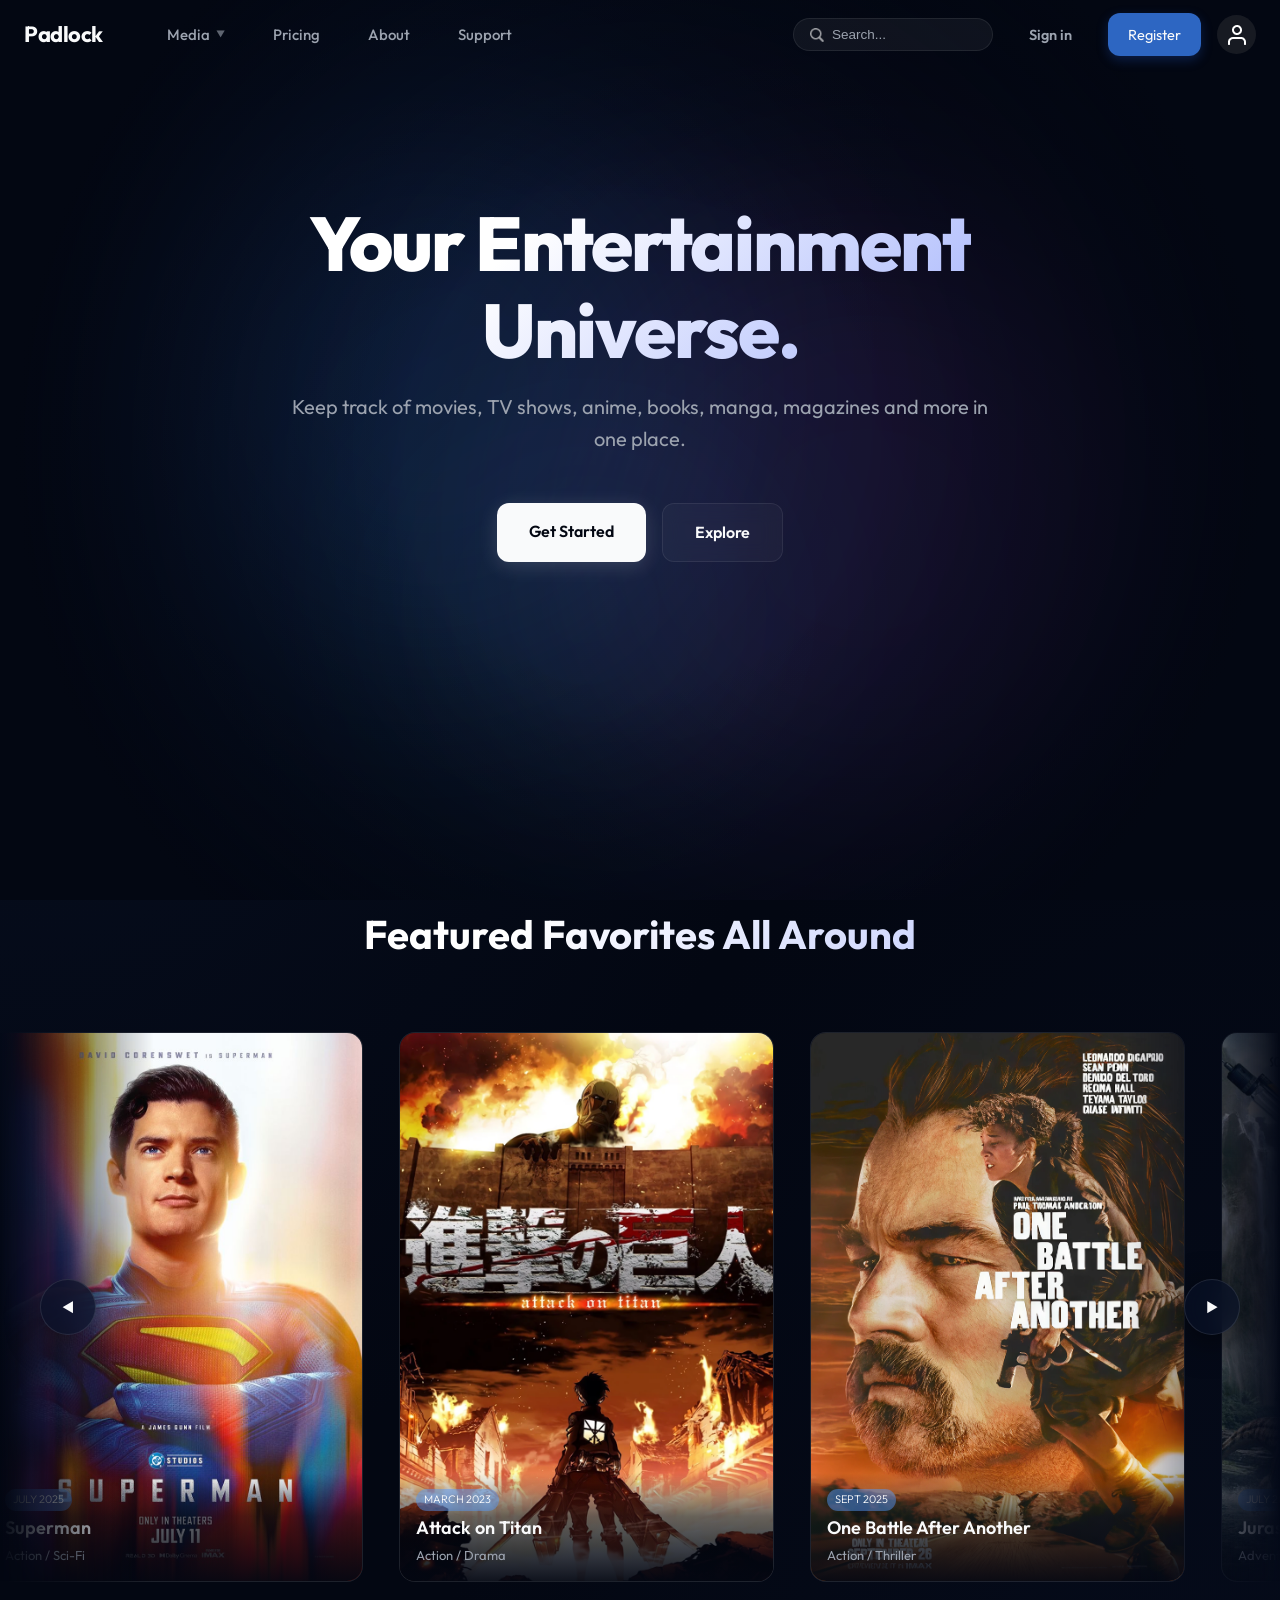
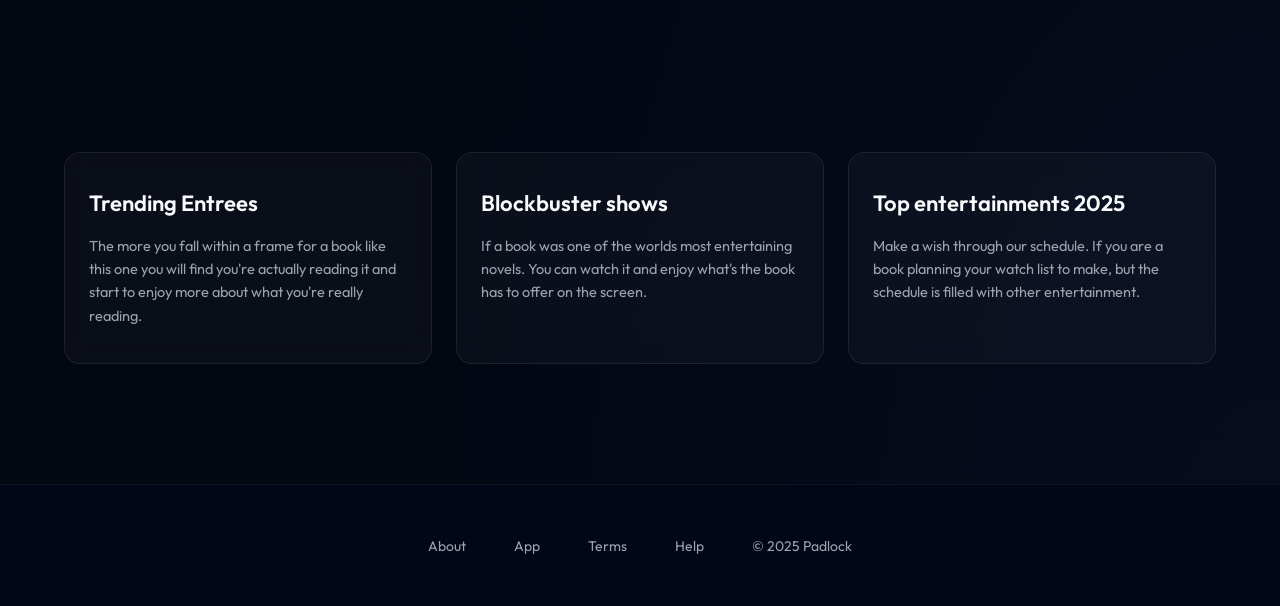
<file: index.html>
<!DOCTYPE html>
<html lang="en">

<head>
    <meta charset="UTF-8">
    <meta name="viewport" content="width=device-width, initial-scale=1.0">
    <title>Padlock - Your Entertainment Universe</title>
    <meta name="description"
        content="Keep track of movies, TV shows, anime, books, manga, magazines and more in one place.">

    <!-- Google Fonts -->
    <link rel="preconnect" href="https://fonts.googleapis.com">
    <link rel="preconnect" href="https://fonts.gstatic.com" crossorigin>
    <link
        href="https://fonts.googleapis.com/css2?family=Inter:wght@300;400;500;600;700&family=Outfit:wght@300;400;500;600;700&display=swap"
        rel="stylesheet">

    <link rel="stylesheet" href="./style.css">
</head>

<body>
    <!-- Background Animated Aether Systems -->
    <div class="hero__aether">
        <div class="aura-ball aura-ball--1"></div>
        <div class="aura-ball aura-ball--2"></div>
        <div class="aura-ball aura-ball--3"></div>
    </div>

    <!-- Premium Fixed Navigation Header -->
    <header class="header" id="mainHeader">
        <div class="header__container">
            <div class="header__left">
                <!-- Logo -->
                <a href="index.html" class="logo">
                    <span class="logo__text">Padlock</span>
                </a>

                <!-- Navigation Links -->
                <nav class="nav">
                    <div class="nav__item nav__item--has-dropdown" id="mediaDropdownTrigger">
                        <a href="#" class="nav__link">
                            Media <span class="nav__arrow">▼</span>
                        </a>

                        <!-- Full-width Dropdown Menu -->
                        <div class="dropdown" id="mediaDropdown">
                            <div class="dropdown__container">
                                <!-- Left Panel: Pitch/Overview -->
                                <div class="dropdown__left">
                                    <h3 class="dropdown__title">All Your Media</h3>
                                    <p class="dropdown__info">Keep track of movies, TV shows, anime, books, manga,
                                        magazines and more in one place.</p>
                                    <a href="#" class="dropdown__action">
                                        See overview <span class="dropdown__arrow">→</span>
                                    </a>
                                </div>

                                <!-- Right Panel: Navigation Columns -->
                                <div class="dropdown__right">
                                    <div class="subnav-column">
                                        <span class="subnav-label">Watch</span>
                                        <div class="subnav">
                                            <a href="movie.html" class="subnav-link">
                                                <span class="link-title">Movies</span>
                                                <span class="link-arrow">→</span>
                                            </a>
                                            <a href="#" class="subnav-link">
                                                <span class="link-title">TV Shows</span>
                                                <span class="link-arrow">→</span>
                                            </a>
                                            <a href="#" class="subnav-link">
                                                <span class="link-title">Anime</span>
                                                <span class="link-arrow">→</span>
                                            </a>
                                        </div>
                                    </div>

                                    <div class="subnav-column">
                                        <span class="subnav-label">Reads</span>
                                        <div class="subnav">
                                            <a href="#" class="subnav-link">

                                                <span class="link-title">Books</span>
                                                <span class="link-arrow">→</span>
                                            </a>
                                            <a href="#" class="subnav-link">

                                                <span class="link-title">Manga</span>
                                                <span class="link-arrow">→</span>
                                            </a>
                                            <a href="#" class="subnav-link">

                                                <span class="link-title">Magazines</span>
                                                <span class="link-arrow">→</span>
                                            </a>
                                        </div>
                                    </div>
                                </div>
                            </div>
                        </div>
                    </div>
                    <a href="#" class="nav__link">Pricing</a>
                    <a href="#" class="nav__link">About</a>
                    <a href="support.html" class="nav__link">Support</a>
                </nav>
            </div>

            <!-- Right Controls: Search & Account -->
            <div class="header__right">
                <div class="search-bar">
                    <img src="./images/magnifyingglass.png" alt="Search Icon" class="search-bar__icon">
                    <input type="text" placeholder="Search..." class="search-bar__input">
                </div>
                <a href="./signin.html" class="btn btn--text">Sign in</a>
                <a href="./register.html" class="btn btn--primary">Register</a>
                <div class="user-menu">

                    <a href="#" class="user-icon">
                        <img src="./images/usericon.png" alt="User Icon">
                    </a>

                    <div class="user-dropdown">

                        <a href="#" class="user-dropdown__item">
                             Profile
                        </a>

                        <a href="#" class="user-dropdown__item">
                             My Lists
                        </a>

                        <a href="setting.html" class="user-dropdown__item">
                             Settings
                        </a>

                        <a href="#" class="user-dropdown__item">
                             Favorites
                        </a>

                        <a href="index.html" class="user-dropdown__item">
                             Sign Out
                        </a>

                    </div>

                </div>
            </div>
        </div>

        <!-- Background Blur Overlay -->
        <div class="dropdown-overlay" id="dropdownOverlay"></div>
    </header>

    <!-- Main Hero Section -->
    <section class="hero">
        <h1 class="hero__title">Your Entertainment<br>Universe.</h1>
        <p class="hero__subtitle">Keep track of movies, TV shows, anime, books, manga, magazines and more in one place.
        </p>

        <div class="hero__actions">
            <a href="./register.html" class="hero__btn hero__btn--primary">Get Started</a>
            <a href="./explore.html" class="hero__btn hero__btn--secondary">Explore</a>
        </div>
    </section>

    <!-- Top Movies 2025 Carousel -->
    <section class="carousel-section">
        <h2 class="carousel-section__title">Featured Favorites All Around</h2>
        <div class="movie-carousel">
            <!-- Navigation Buttons -->
            <button class="carousel-btn carousel-btn--prev" id="carouselPrev" aria-label="Previous Slide">
                <span>◀</span>
            </button>

            <div class="movie-carousel__viewport">
                <div class="movie-carousel__track" id="carouselTrack">
                    <!-- Card 1 -->
                    <div class="movie-card">
                        <img src="./images/superman.png" alt="Superman" class="movie-card__image">
                        <div class="movie-card__info">
                            <span class="movie-card__badge">July 2025</span>
                            <h3 class="movie-card__name">Superman</h3>
                            <p class="movie-card__genre">Action / Sci-Fi</p>
                        </div>
                    </div>

                    <div class="movie-card">
                        <img src="./images/aot.png" alt="Attack on Titan" class="movie-card__image">
                        <div class="movie-card__info">
                            <span class="movie-card__badge">March 2023</span>
                            <h3 class="movie-card__name">Attack on Titan</h3>
                            <p class="movie-card__genre">Action / Drama</p>
                        </div>
                    </div>


                    <!-- Card 2 -->
                    <div class="movie-card">
                        <img src="./images/onebattle.png" alt="One battle after another" class="movie-card__image">
                        <div class="movie-card__info">
                            <span class="movie-card__badge">Sept 2025</span>
                            <h3 class="movie-card__name">One Battle After Another</h3>
                            <p class="movie-card__genre">Action / Thriller</p>
                        </div>
                    </div>
                    <!-- Card 3 -->
                    <div class="movie-card">
                        <img src="./images/jurasicworldr.png" alt="Jurassic World Rebirth" class="movie-card__image">
                        <div class="movie-card__info">
                            <span class="movie-card__badge">July 2025</span>
                            <h3 class="movie-card__name">Jurassic World Rebirth</h3>
                            <p class="movie-card__genre">Adventure / Action</p>
                        </div>
                    </div>

                    <div class="movie-card">
                        <img src="./images/litlewoman.png" alt="Little Woman" class="movie-card__image">
                        <div class="movie-card__info">
                            <span class="movie-card__badge">April 1869</span>
                            <h3 class="movie-card__name">Little Woman</h3>
                            <p class="movie-card__genre">Drama</p>
                        </div>
                    </div>



                    <!-- Card 4 -->
                    <div class="movie-card">
                        <img src="./images/f1movie.png" alt="F1" class="movie-card__image">
                        <div class="movie-card__info">
                            <span class="movie-card__badge">June 2025</span>
                            <h3 class="movie-card__name">F1</h3>
                            <p class="movie-card__genre">Drama / Sports</p>
                        </div>
                    </div>

                    <!-- Duplicate Set for Seamless Infinite Scrolling -->
                    <!-- Card 1 Duplicate -->
                    <div class="movie-card">
                        <img src="./images/projecth.png" alt="Project Hail Mary" class="movie-card__image">
                        <div class="movie-card__info">
                            <span class="movie-card__badge">March 2025</span>
                            <h3 class="movie-card__name">Project Hail Mary</h3>
                            <p class="movie-card__genre">Sci-Fi / Adventure</p>
                        </div>
                    </div>


                    <div class="movie-card">
                        <img src="./images/sinners.png" alt="Sinners" class="movie-card__image">
                        <div class="movie-card__info">
                            <span class="movie-card__badge">April 2025</span>
                            <h3 class="movie-card__name">Sinners</h3>
                            <p class="movie-card__genre">Drama / Horror</p>
                        </div>
                    </div>


                    <div class="movie-card">
                        <img src="./images/breakingbad.png" alt="Breaking Bad" class="movie-card__image">
                        <div class="movie-card__info">
                            <span class="movie-card__badge">Jan 2008</span>
                            <h3 class="movie-card__name">Breaking Bad</h3>
                            <p class="movie-card__genre">Drama / Crime</p>
                        </div>
                    </div>
                    <!-- Card 3 Duplicate -->

                    <!-- Card 4 Duplicate -->
                    <div class="movie-card">
                        <img src="./images/onepunch.png" alt="One Punch Man" class="movie-card__image">
                        <div class="movie-card__info">
                            <span class="movie-card__badge">July 2009</span>
                            <h3 class="movie-card__name">One Punch Man</h3>
                            <p class="movie-card__genre">Action / Comedy</p>
                        </div>
                    </div>

                    <div class="movie-card">
                        <img src="./images/houseofdragons.png" alt="House of Dragons" class="movie-card__image">
                        <div class="movie-card__info">
                            <span class="movie-card__badge">Aug 2022</span>
                            <h3 class="movie-card__name">House of Dragons</h3>
                            <p class="movie-card__genre">Drama / Fantasy</p>
                        </div>
                    </div>

                    <div class="movie-card">
                        <img src="./images/kimetsunoyaiba.png" alt="Kimetsu no Yaiba" class="movie-card__image">
                        <div class="movie-card__info">
                            <span class="movie-card__badge">Sept 2025</span>
                            <h3 class="movie-card__name">Kimetsu no Yaiba</h3>
                            <p class="movie-card__genre">Action / Drama</p>
                        </div>
                    </div>
                </div>
            </div>

            <button class="carousel-btn carousel-btn--next" id="carouselNext" aria-label="Next Slide">
                <span>▶</span>
            </button>
        </div>
    </section>



    <!-- Cards Layout Grid -->
    <section class="cards-section">
        <div class="cards-grid">
            <div class="card">
                <h3 class="card__title">Trending Entrees</h3>
                <p class="card__description">The more you fall within a frame for a book like this one you will find
                    you're actually reading it and start to enjoy more about what you're really reading.</p>
            </div>
            <div class="card">
                <h3 class="card__title">Blockbuster shows</h3>
                <p class="card__description">If a book was one of the worlds most entertaining novels. You can watch it
                    and enjoy what's the book has to offer on the screen.</p>
            </div>
            <div class="card">
                <h3 class="card__title">Top entertainments 2025</h3>
                <p class="card__description">Make a wish through our schedule. If you are a book planning your watch
                    list to make, but the schedule is filled with other entertainment.</p>
            </div>
        </div>
    </section>

    <!-- Footer Area -->
    <footer class="footer">
        <nav class="footer__nav">
            <ul class="footer__list">
                <li><a href="#">About</a></li>
                <li><a href="#">App</a></li>
                <li><a href="#">Terms</a></li>
                <li><a href="#">Help</a></li>
                <li><a href="#">© 2025 Padlock</a></li>
            </ul>
        </nav>
    </footer>

    <!-- Logic Script -->
    <script src="./script.js" defer></script>
</body>

</html>
</file>
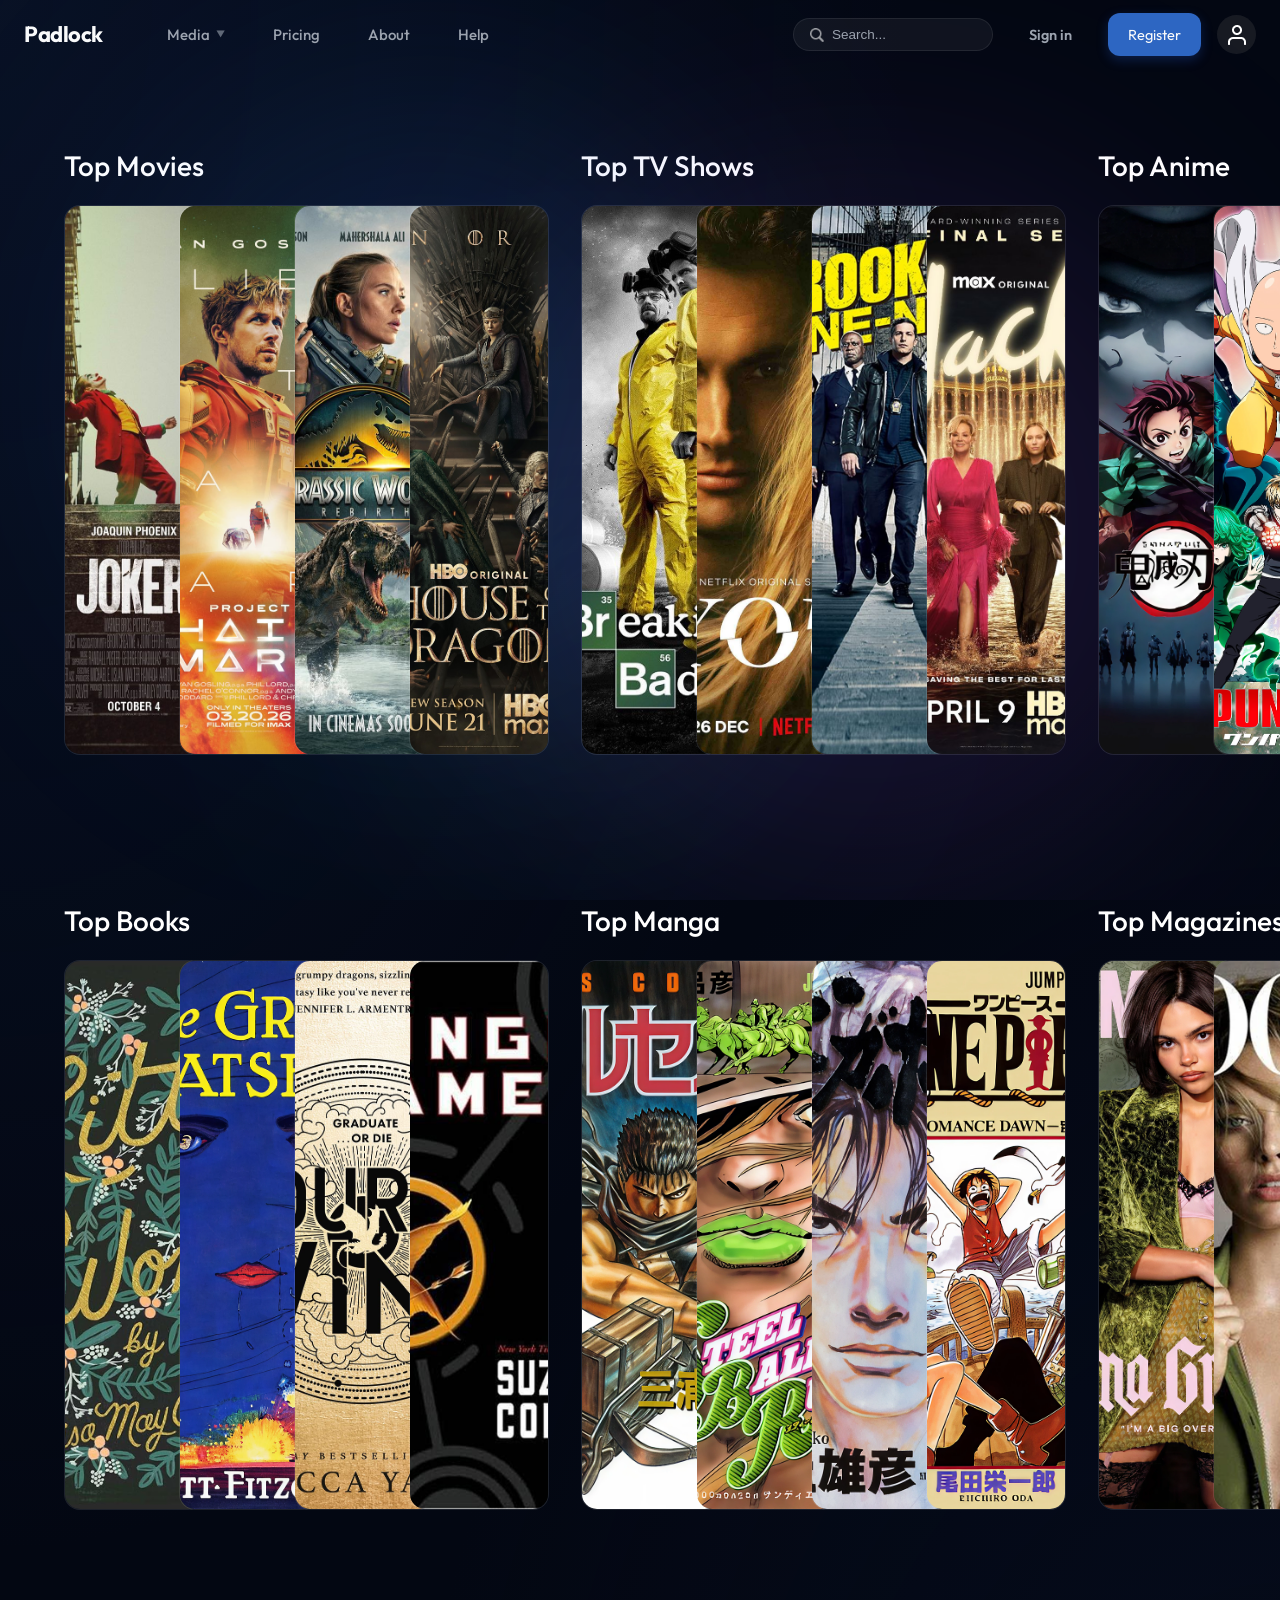
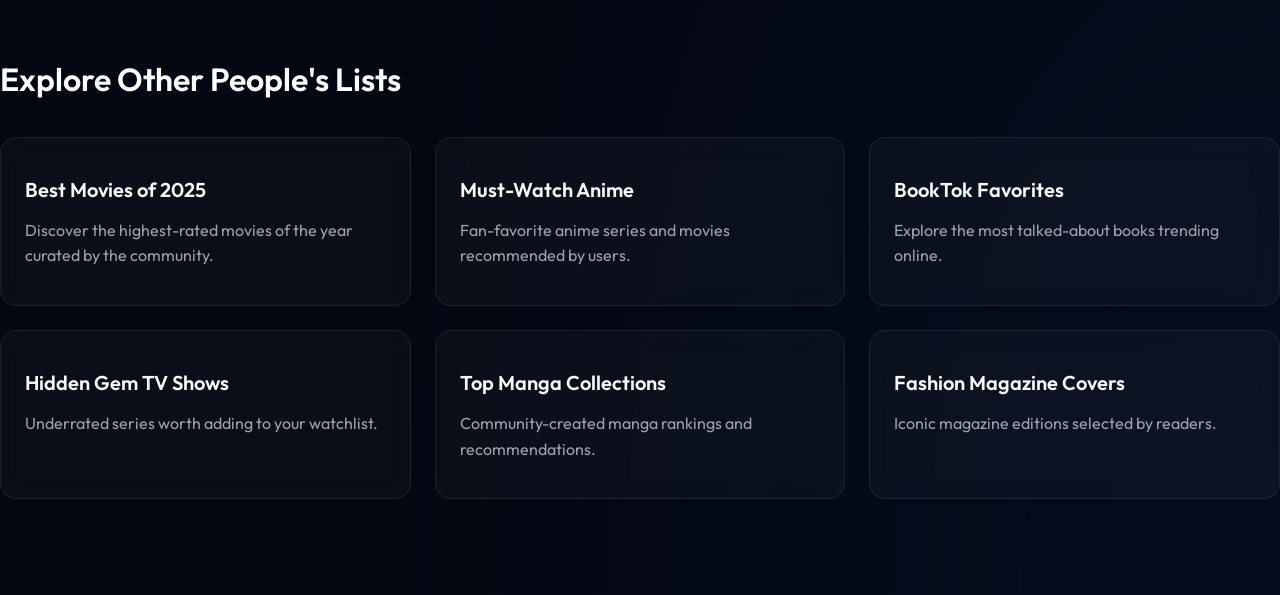
<file: explore.html>
<!DOCTYPE html>
<html lang="en">

<head>
    <meta charset="UTF-8">
    <meta name="viewport" content="width=device-width, initial-scale=1.0">
    <title>Padlock - Explore</title>
    <meta name="description" content="Explore Padlock's entertainment universe.">

    <!-- Google Fonts -->
    <link rel="preconnect" href="https://fonts.googleapis.com">
    <link rel="preconnect" href="https://fonts.gstatic.com" crossorigin>
    <link
        href="https://fonts.googleapis.com/css2?family=Inter:wght@300;400;500;600;700&family=Outfit:wght@300;400;500;600;700&display=swap"
        rel="stylesheet">

    <link rel="stylesheet" href="style.css">
    <link rel="stylesheet" href="explore.css">


</head>

<body>

    <div class="hero__aether">
        <div class="aura-ball aura-ball--1"></div>
        <div class="aura-ball aura-ball--2"></div>
        <div class="aura-ball aura-ball--3"></div>
    </div>

    <!-- Premium Fixed Navigation Header -->
    <header class="header" id="mainHeader">
        <div class="header__container">
            <div class="header__left">
                <!-- Logo -->
                <a href="index.html" class="logo">
                    <span href="index.html" class="logo__text">Padlock</span>
                </a>

                <!-- Navigation Links -->
                <nav class="nav">
                    <div class="nav__item nav__item--has-dropdown" id="mediaDropdownTrigger">
                        <a href="#" class="nav__link"> Media

                            <span class="nav__arrow">▼</span>
                        </a>

                        <!-- Full-width Dropdown Menu -->
                        <div class="dropdown" id="mediaDropdown">
                            <div class="dropdown__container">
                                <!-- Left Panel: Pitch/Overview -->
                                <div class="dropdown__left">
                                    <h3 class="dropdown__title">All Your Media</h3>
                                    <p class="dropdown__info">Keep track of movies, TV shows, anime, books, manga,
                                        magazines and more in one place.</p>
                                    <a href="#" class="dropdown__action">
                                        See overview <span class="dropdown__arrow">→</span>
                                    </a>
                                </div>

                                <!-- Right Panel: Navigation Columns -->
                                <div class="dropdown__right">
                                    <div class="subnav-column">
                                        <span class="subnav-label">Watch</span>
                                        <div class="subnav">
                                            <a href="#" class="subnav-link">
                                                <span class="link-title">Movies</span>
                                                <span class="link-arrow">→</span>
                                            </a>
                                            <a href="#" class="subnav-link">
                                                <span class="link-title">TV Shows</span>
                                                <span class="link-arrow">→</span>
                                            </a>
                                            <a href="#" class="subnav-link">
                                                <span class="link-title">Anime</span>
                                                <span class="link-arrow">→</span>
                                            </a>
                                        </div>
                                    </div>

                                    <div class="subnav-column">
                                        <span class="subnav-label">Reads</span>
                                        <div class="subnav">
                                            <a href="#" class="subnav-link">

                                                <span class="link-title">Books</span>
                                                <span class="link-arrow">→</span>
                                            </a>
                                            <a href="#" class="subnav-link">

                                                <span class="link-title">Manga</span>
                                                <span class="link-arrow">→</span>
                                            </a>
                                            <a href="#" class="subnav-link">

                                                <span class="link-title">Magazines</span>
                                                <span class="link-arrow">→</span>
                                            </a>
                                        </div>
                                    </div>
                                </div>
                            </div>
                        </div>
                    </div>
                    <a href="#" class="nav__link">Pricing</a>
                    <a href="#" class="nav__link">About</a>
                    <a href="#" class="nav__link">Help</a>
                </nav>
            </div>

            <!-- Right Controls: Search & Account -->
            <div class="header__right">
                <div class="search-bar">
                    <img src="./images/magnifyingglass.png" alt="Search Icon" class="search-bar__icon">
                    <input type="text" placeholder="Search..." class="search-bar__input">
                </div>
                <a href="./signin.html" class="btn btn--text">Sign in</a>
                <a href="./register.html" class="btn btn--primary">Register</a>
                <a href="#" class="user-icon">
                    <img src="./images/usericon.png" alt="User Icon">
                </a>
            </div>
        </div>

        <!-- Background Blur Overlay -->
        <div class="dropdown-overlay" id="dropdownOverlay"></div>
    </header>


    <main class="explore-page">

        <section class="section__entertainment">
            <h1 class="section__title">Top Movies</h1>
            <div class="media-row">

                <div class="movie-card">
                    <img src="./images/jocker.png" alt="F1 Movie" class="movie-card__image">
                </div>

                <div class="movie-card">
                    <img src="./images/projecth.png" alt="Project H" class="movie-card__image">
                </div>

                <div class="movie-card">
                    <img src="./images/jurasicworldr.png" alt="Jurassic World: Dominion" class="movie-card__image">
                </div>

                <div class="movie-card">
                    <img src="./images/houseofdragons.png" alt="Kimetsu no Yaiba" class="movie-card__image">
                </div>
            </div>
        </section>

        <section class="section__entertainment">
            <h1 class="section__title">Top TV Shows</h1>
            <div class="media-row">

                <div class="movie-card">
                    <img src="./images/breakingbad.png" alt="Breaking Bad" class="movie-card__image">
                </div>

                <div class="movie-card">
                    <img src="./images/you.png" alt="Kimetsu no Yaiba" class="movie-card__image">
                </div>

                <div class="movie-card">
                    <img src="./images/brooklnninenine.png" alt="Kimetsu no Yaiba" class="movie-card__image">
                </div>

                <div class="movie-card">
                    <img src="./images/hacks.png" alt="Kimetsu no Yaiba" class="movie-card__image">
                </div>


            </div>
        </section>

        <section class="section__entertainment">
            <h1 class="section__title">Top Anime</h1>
            <div class="media-row">
                <div class="movie-card">
                    <img src="./images/kimetsunoyaiba.png" alt="Kimetsu no Yaiba" class="movie-card__image">
                </div>
                <div class="movie-card">
                    <img src="./images/onepunch.png" alt="One Punch Man" class="movie-card__image">
                </div>
                <div class="movie-card">
                    <img src="./images/juju.png" alt="Kimetsu no Yaiba" class="movie-card__image">
                </div>
                <div class="movie-card">
                    <img src="./images/aot.png" alt="Kimetsu no Yaiba" class="movie-card__image">
                </div>
            </div>
        </section>

        <section class="section__entertainment">
            <h1 class="section__title">Top Books</h1>
            <div class="media-row">

                <div class="movie-card">
                    <img src="./images/litlewoman.png" alt="Little Women" class="movie-card__image">
                </div>

                <div class="movie-card">
                    <img src="./images/greatgatsby.png" alt="Kimetsu no Yaiba" class="movie-card__image">
                </div>

                <div class="movie-card">
                    <img src="./images/fourthwing.png" alt="Kimetsu no Yaiba" class="movie-card__image">
                </div>

                <div class="movie-card">
                    <img src="./images/hungergamesbook.png" alt="Kimetsu no Yaiba" class="movie-card__image">
                </div>

            </div>
        </section>

        <section class="section__entertainment">
            <h1 class="section__title">Top Manga</h1>
            <div class="media-row">

                <div class="movie-card">
                    <img src="./images/bersekmanga.png" alt="Kimetsu no Yaiba" class="movie-card__image">
                </div>

                <div class="movie-card">
                    <img src="./images/jujumanga.png" alt="Kimetsu no Yaiba" class="movie-card__image">
                </div>

                <div class="movie-card">
                    <img src="./images/vagabonmanga.png" alt="Kimetsu no Yaiba" class="movie-card__image">
                </div>

                <div class="movie-card">
                    <img src="./images/onepicemanga.png" alt="Kimetsu no Yaiba" class="movie-card__image">
                </div>

            </div>
        </section>

        <section class="section__entertainment">
            <h1 class="section__title">Top Magazines</h1>
            <div class="media-row">

                <div class="movie-card">
                    <img src="./images/ariannagcosmo.png" alt="Kimetsu no Yaiba" class="movie-card__image">
                </div>

                <div class="movie-card">
                    <img src="./images/margotvogue.png" alt="Kimetsu no Yaiba" class="movie-card__image">
                </div>

                <div class="movie-card">
                    <img src="./images/chalametvogue.png" alt="Kimetsu no Yaiba" class="movie-card__image">
                </div>

                <div class="movie-card">
                    <img src="./images/voguegracea.png" alt="Kimetsu no Yaiba" class="movie-card__image">
                </div>

            </div>
        </section>

    </main>
    <section class="lists-section">

        <h2 class="lists-section__title">Explore Other People's Lists</h2>

        <div class="lists-grid">

            <div class="list-card">
                <h3 class="list-card__title">Best Movies of 2025</h3>
                <p class="list-card__description">
                    Discover the highest-rated movies of the year curated by the community.
                </p>
            </div>

            <div class="list-card">
                <h3 class="list-card__title">Must-Watch Anime</h3>
                <p class="list-card__description">
                    Fan-favorite anime series and movies recommended by users.
                </p>
            </div>

            <div class="list-card">
                <h3 class="list-card__title">BookTok Favorites</h3>
                <p class="list-card__description">
                    Explore the most talked-about books trending online.
                </p>
            </div>

            <div class="list-card">
                <h3 class="list-card__title">Hidden Gem TV Shows</h3>
                <p class="list-card__description">
                    Underrated series worth adding to your watchlist.
                </p>
            </div>

            <div class="list-card">
                <h3 class="list-card__title">Top Manga Collections</h3>
                <p class="list-card__description">
                    Community-created manga rankings and recommendations.
                </p>
            </div>

            <div class="list-card">
                <h3 class="list-card__title">Fashion Magazine Covers</h3>
                <p class="list-card__description">
                    Iconic magazine editions selected by readers.
                </p>
            </div>

        </div>

    </section>




</body>

</html>
</file>
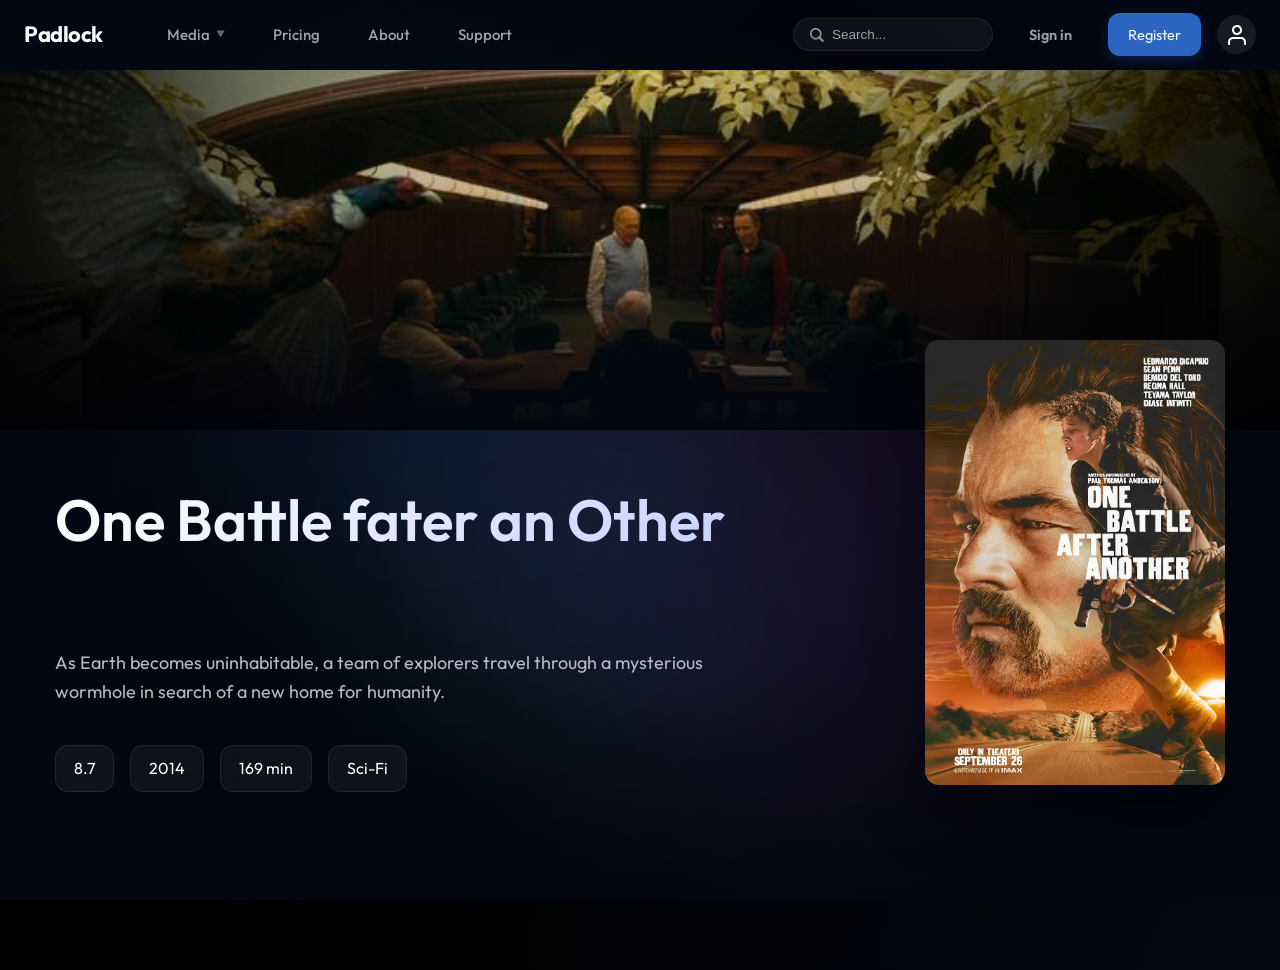
<file: movie.html>
<!DOCTYPE html>
<html lang="en">
<head>
    <meta charset="UTF-8">
    <meta name="viewport" content="width=device-width, initial-scale=1.0">
    <title>Padlock - movie</title>

     <!-- Google Fonts -->
    <link rel="preconnect" href="https://fonts.googleapis.com">
    <link rel="preconnect" href="https://fonts.gstatic.com" crossorigin>
    <link
        href="https://fonts.googleapis.com/css2?family=Inter:wght@300;400;500;600;700&family=Outfit:wght@300;400;500;600;700&display=swap"
        rel="stylesheet">

    <link rel="stylesheet" href="./style.css">
    <link rel="stylesheet" href="movie.css">


</head>
<body>
    
      <!-- Background Animated Aether Systems -->
    <div class="hero__aether">
        <div class="aura-ball aura-ball--1"></div>
        <div class="aura-ball aura-ball--2"></div>
        <div class="aura-ball aura-ball--3"></div>
    </div>

    <!-- Premium Fixed Navigation Header -->
    <header class="header" id="mainHeader">
        <div class="header__container">
            <div class="header__left">
                <!-- Logo -->
                <a href="index.html" class="logo">
                    <span class="logo__text">Padlock</span>
                </a>

                <!-- Navigation Links -->
                <nav class="nav">
                    <div class="nav__item nav__item--has-dropdown" id="mediaDropdownTrigger">
                        <a href="#" class="nav__link">
                            Media <span class="nav__arrow">▼</span>
                        </a>

                        <!-- Full-width Dropdown Menu -->
                        <div class="dropdown" id="mediaDropdown">
                            <div class="dropdown__container">
                                <!-- Left Panel: Pitch/Overview -->
                                <div class="dropdown__left">
                                    <h3 class="dropdown__title">All Your Media</h3>
                                    <p class="dropdown__info">Keep track of movies, TV shows, anime, books, manga,
                                        magazines and more in one place.</p>
                                    <a href="#" class="dropdown__action">
                                        See overview <span class="dropdown__arrow">→</span>
                                    </a>
                                </div>

                                <!-- Right Panel: Navigation Columns -->
                                <div class="dropdown__right">
                                    <div class="subnav-column">
                                        <span class="subnav-label">Watch</span>
                                        <div class="subnav">
                                            <a href="movie.html" class="subnav-link">
                                                <span class="link-title">Movies</span>
                                                <span class="link-arrow">→</span>
                                            </a>
                                            <a href="#" class="subnav-link">
                                                <span class="link-title">TV Shows</span>
                                                <span class="link-arrow">→</span>
                                            </a>
                                            <a href="#" class="subnav-link">
                                                <span class="link-title">Anime</span>
                                                <span class="link-arrow">→</span>
                                            </a>
                                        </div>
                                    </div>

                                    <div class="subnav-column">
                                        <span class="subnav-label">Reads</span>
                                        <div class="subnav">
                                            <a href="#" class="subnav-link">

                                                <span class="link-title">Books</span>
                                                <span class="link-arrow">→</span>
                                            </a>
                                            <a href="#" class="subnav-link">

                                                <span class="link-title">Manga</span>
                                                <span class="link-arrow">→</span>
                                            </a>
                                            <a href="#" class="subnav-link">

                                                <span class="link-title">Magazines</span>
                                                <span class="link-arrow">→</span>
                                            </a>
                                        </div>
                                    </div>
                                </div>
                            </div>
                        </div>
                    </div>
                    <a href="#" class="nav__link">Pricing</a>
                    <a href="#" class="nav__link">About</a>
                    <a href="support.html" class="nav__link">Support</a>
                </nav>
            </div>

            <!-- Right Controls: Search & Account -->
            <div class="header__right">
                <div class="search-bar">
                    <img src="./images/magnifyingglass.png" alt="Search Icon" class="search-bar__icon">
                    <input type="text" placeholder="Search..." class="search-bar__input">
                </div>
                <a href="./signin.html" class="btn btn--text">Sign in</a>
                <a href="./register.html" class="btn btn--primary">Register</a>
                <div class="user-menu">

                    <a href="#" class="user-icon">
                        <img src="./images/usericon.png" alt="User Icon">
                    </a>

                    <div class="user-dropdown">

                        <a href="#" class="user-dropdown__item">
                             Profile
                        </a>

                        <a href="#" class="user-dropdown__item">
                             My Lists
                        </a>

                        <a href="setting.html" class="user-dropdown__item">
                             Settings
                        </a>

                        <a href="#" class="user-dropdown__item">
                             Favorites
                        </a>

                        <a href="index.html" class="user-dropdown__item">
                             Sign Out
                        </a>

                    </div>

                </div>
            </div>
        </div>

        <!-- Background Blur Overlay -->
        <div class="dropdown-overlay" id="dropdownOverlay"></div>
    </header>


<main class="movie-page">

    <!-- Hero -->
    <section class="movie-hero">

        <img src="./images/onebattle_scene.jpg"
             class="movie-hero__bg"
             alt="Interstellar">

        <div class="movie-hero__overlay"></div>

    </section>

    <!-- Main Information -->
    <section class="movie-info">

        <div class="movie-info__left">

            <h1 class="movie-title">
                One Battle fater an Other
            </h1>

            <p class="movie-short">
                As Earth becomes uninhabitable, a team of explorers
                travel through a mysterious wormhole in search of a
                new home for humanity.
            </p>

            <div class="movie-meta">

                <span>8.7</span>

                <span>2014</span>

                <span>169 min</span>

                <span>Sci-Fi</span>

            </div>

        </div>

        <div class="movie-info__right">

            <img
                src="./images/onebattle.png"
                class="movie-poster"
                alt="Interstellar Poster">

        </div>

    </section>

</main>

</body>
</html>
</file>
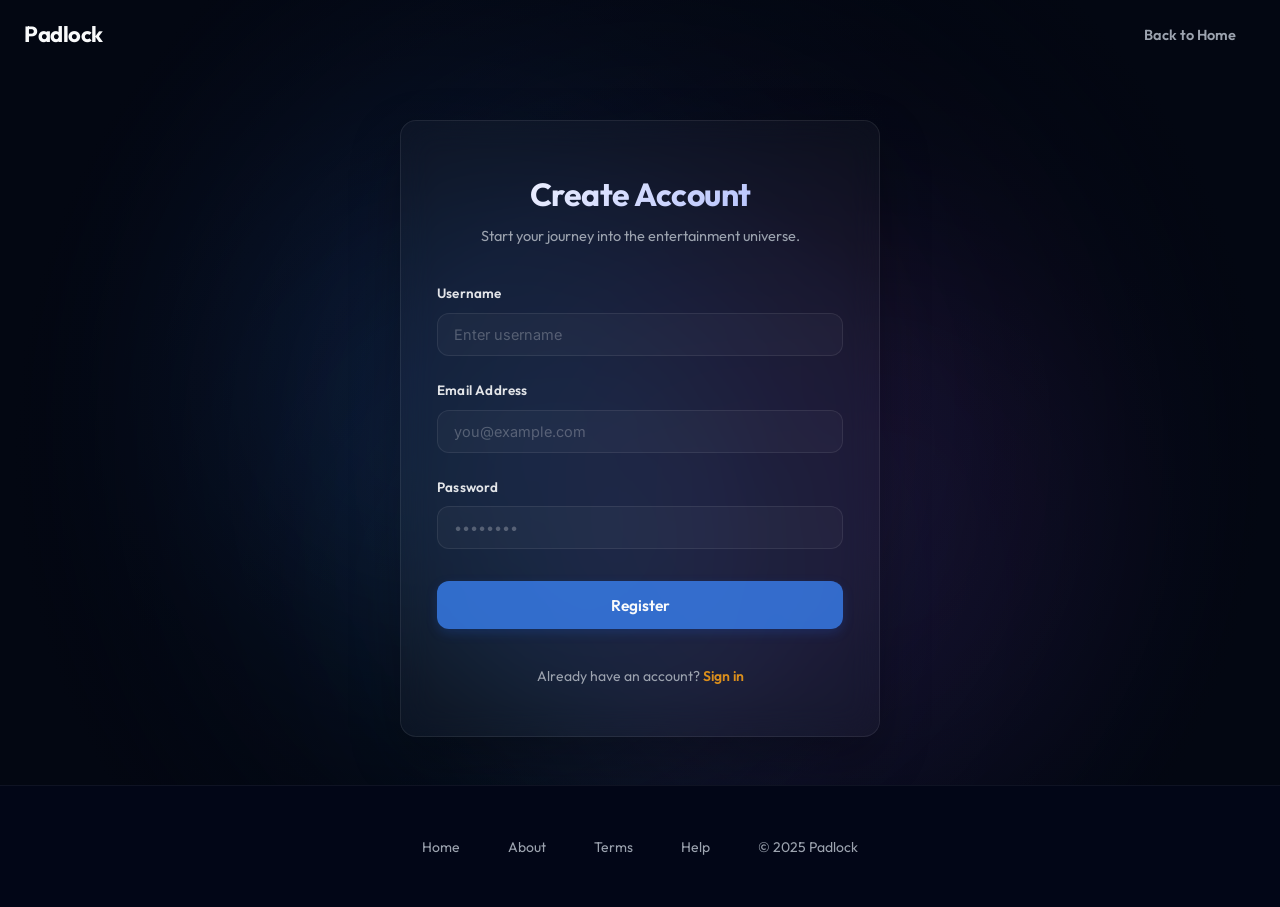
<file: register.html>
<!DOCTYPE html>
<html lang="en">

<head>
    <meta charset="UTF-8">
    <meta name="viewport" content="width=device-width, initial-scale=1.0">
    <title>Padlock - Create Your Account</title>
    <meta name="description" content="Join Padlock and keep track of movies, TV shows, anime, books, manga, magazines and more.">
    
    <!-- Google Fonts -->
    <link rel="preconnect" href="https://fonts.googleapis.com">
    <link rel="preconnect" href="https://fonts.gstatic.com" crossorigin>
    <link href="https://fonts.googleapis.com/css2?family=Inter:wght@300;400;500;600;700&family=Outfit:wght@300;400;500;600;700&display=swap" rel="stylesheet">
    
    <link rel="stylesheet" href="./style.css">
    <link rel="stylesheet" href="./register.css">
</head>

<body>
    <!-- Background Animated Aether Systems -->
    <div class="hero__aether">
        <div class="aura-ball aura-ball--1"></div>
        <div class="aura-ball aura-ball--2"></div>
        <div class="aura-ball aura-ball--3"></div>
    </div>

    <!-- Premium Fixed Navigation Header -->
    <header class="header" id="mainHeader">
        <div class="header__container">
            <div class="header__left">
                <!-- Logo -->
                <a href="./index.html" class="logo">
                    <span class="logo__text">Padlock</span>
                </a>
            </div>

            <!-- Right Controls: Back to Home -->
            <div class="header__right">
                <a href="./index.html" class="btn btn--text">Back to Home</a>
            </div>
        </div>
    </header>

    <!-- Main Registration Section -->
    <main class="register-container">
        <div class="register-card">
            <div class="register-card__header">
                <h1 class="register-card__title">Create Account</h1>
                <p class="register-card__subtitle">Start your journey into the entertainment universe.</p>
            </div>

            <form class="register-form" id="registerForm">
                <!-- Username Input Group -->
                <div class="input-group">
                    <label for="username" class="input-group__label">Username</label>
                    <div class="input-wrapper">
                        <input type="text" id="username" name="username" class="input-control" placeholder="Enter username" required autocomplete="username">
                    </div>
                </div>

                <!-- Email Input Group -->
                <div class="input-group">
                    <label for="email" class="input-group__label">Email Address</label>
                    <div class="input-wrapper">
                        <input type="email" id="email" name="email" class="input-control" placeholder="you@example.com" required autocomplete="email">
                    </div>
                </div>

                <!-- Password Input Group -->
                <div class="input-group">
                    <label for="password" class="input-group__label">Password</label>
                    <div class="input-wrapper">
                        <input type="password" id="password" name="password" class="input-control" placeholder="••••••••" required autocomplete="new-password">
                    </div>
                </div>

                <!-- Submit Button -->
                <button type="submit" class="btn-register">Register</button>
            </form>

            <div class="register-card__footer">
                <p>Already have an account? <a href="./signin.html" class="login-link">Sign in</a></p>
            </div>
        </div>
    </main>

    <!-- Footer Area -->
    <footer class="footer">
        <nav class="footer__nav">
            <ul class="footer__list">
                <li><a href="./index.html">Home</a></li>
                <li><a href="#">About</a></li>
                <li><a href="#">Terms</a></li>
                <li><a href="#">Help</a></li>
                <li><a href="#">© 2025 Padlock</a></li>
            </ul>
        </nav>
    </footer>

    <script src="./script.js" defer></script>
</body>

</html>
</file>
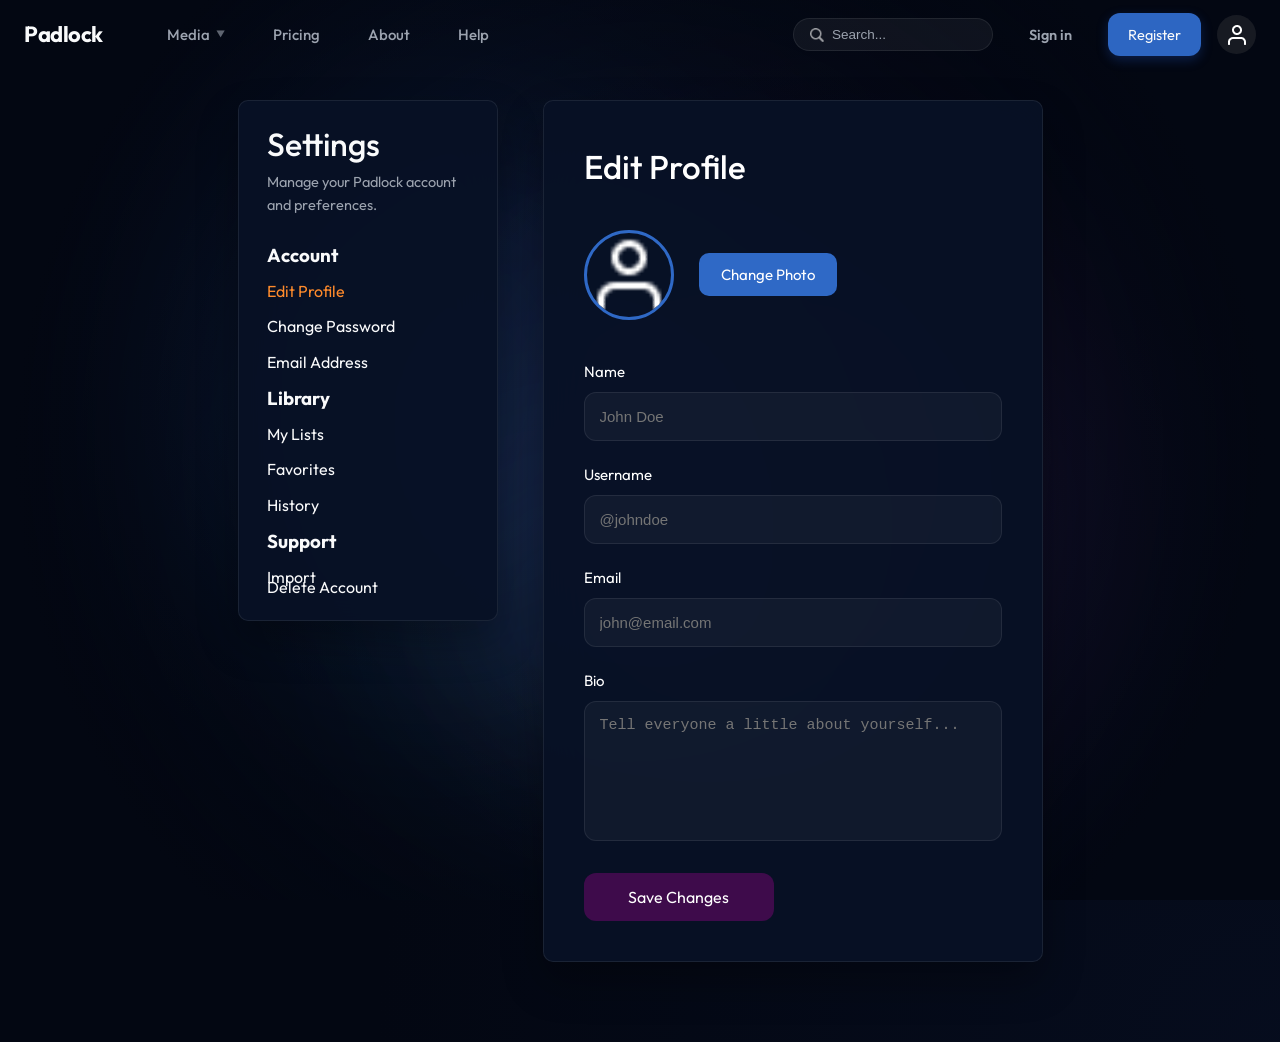
<file: setting.html>
<!DOCTYPE html>
<html lang="en">
<head>
    <meta charset="UTF-8">
    <meta name="viewport" content="width=device-width, initial-scale=1.0">
    <title>Padlock - Settings</title>

<!-- Google Fonts -->
    <link rel="preconnect" href="https://fonts.googleapis.com">
    <link rel="preconnect" href="https://fonts.gstatic.com" crossorigin>
    <link href="https://fonts.googleapis.com/css2?family=Inter:wght@300;400;500;600;700&family=Outfit:wght@300;400;500;600;700&display=swap" rel="stylesheet">

    <link rel="stylesheet" href="./style.css">
    <link rel="stylesheet" href="./settings.css">
</head>
<body>
    <body>
     <!-- Background Animated Aether Systems -->
    <div class="hero__aether">
        <div class="aura-ball aura-ball--1"></div>
        <div class="aura-ball aura-ball--2"></div>
        <div class="aura-ball aura-ball--3"></div>
    </div>

    <!-- Premium Fixed Navigation Header -->
    <header class="header" id="mainHeader">
        <div class="header__container">
            <div class="header__left">
                <!-- Logo -->
                <a href="index.html" class="logo">
                    <span class="logo__text">Padlock</span>
                </a>

                <!-- Navigation Links -->
                <nav class="nav">
                    <div class="nav__item nav__item--has-dropdown" id="mediaDropdownTrigger">
                        <a href="#" class="nav__link">
                            Media <span class="nav__arrow">▼</span>
                        </a>

                        <!-- Full-width Dropdown Menu -->
                        <div class="dropdown" id="mediaDropdown">
                            <div class="dropdown__container">
                                <!-- Left Panel: Pitch/Overview -->
                                <div class="dropdown__left">
                                    <h3 class="dropdown__title">All Your Media</h3>
                                    <p class="dropdown__info">Keep track of movies, TV shows, anime, books, manga,
                                        magazines and more in one place.</p>
                                    <a href="#" class="dropdown__action">
                                        See overview <span class="dropdown__arrow">→</span>
                                    </a>
                                </div>

                                <!-- Right Panel: Navigation Columns -->
                                <div class="dropdown__right">
                                    <div class="subnav-column">
                                        <span class="subnav-label">Watch</span>
                                        <div class="subnav">
                                            <a href="#" class="subnav-link">
                                                <span class="link-title">Movies</span>
                                                <span class="link-arrow">→</span>
                                            </a>
                                            <a href="#" class="subnav-link">
                                                <span class="link-title">TV Shows</span>
                                                <span class="link-arrow">→</span>
                                            </a>
                                            <a href="#" class="subnav-link">
                                                <span class="link-title">Anime</span>
                                                <span class="link-arrow">→</span>
                                            </a>
                                        </div>
                                    </div>

                                    <div class="subnav-column">
                                        <span class="subnav-label">Reads</span>
                                        <div class="subnav">
                                            <a href="#" class="subnav-link">

                                                <span class="link-title">Books</span>
                                                <span class="link-arrow">→</span>
                                            </a>
                                            <a href="#" class="subnav-link">

                                                <span class="link-title">Manga</span>
                                                <span class="link-arrow">→</span>
                                            </a>
                                            <a href="#" class="subnav-link">

                                                <span class="link-title">Magazines</span>
                                                <span class="link-arrow">→</span>
                                            </a>
                                        </div>
                                    </div>
                                </div>
                            </div>
                        </div>
                    </div>
                    <a href="#" class="nav__link">Pricing</a>
                    <a href="#" class="nav__link">About</a>
                    <a href="#" class="nav__link">Help</a>
                </nav>
            </div>

            <!-- Right Controls: Search & Account -->
            <div class="header__right">
                <div class="search-bar">
                    <img src="./images/magnifyingglass.png" alt="Search Icon" class="search-bar__icon">
                    <input type="text" placeholder="Search..." class="search-bar__input">
                </div>
                <a href="./signin.html" class="btn btn--text">Sign in</a>
                <a href="./register.html" class="btn btn--primary">Register</a>
                <div class="user-menu">

                    <a href="#" class="user-icon">
                        <img src="./images/usericon.png" alt="User Icon">
                    </a>

                    <div class="user-dropdown">

                        <a href="#" class="user-dropdown__item">
                             Profile
                        </a>

                        <a href="#" class="user-dropdown__item">
                             My Lists
                        </a>

                        <a href="setting.html" class="user-dropdown__item">
                             Settings
                        </a>

                        <a href="#" class="user-dropdown__item">
                             Favorites
                        </a>

                        <a href="index.html" class="user-dropdown__item">
                             Sign Out
                        </a>

                    </div>

                </div>
            </div>
        </div>

        <!-- Background Blur Overlay -->
        <div class="dropdown-overlay" id="dropdownOverlay"></div>
    </header>

    <main class="settings-page">

    <!-- Left Settings Menu -->
    <div class="settings-panel">

        <div class="settings-panel__header">
            <h1 class="settings-panel_title">Settings</h1>
            <p class="settings-panel_desc">Manage your Padlock account and preferences.</p>
        </div>

        <div class="settings-group">

            <h3 class="settings-groupe__title">Account</h3>

            <a href="#" class="settings-item settings-item--active">
                <span class="settings-item__name">Edit Profile</span>
              
            </a> </br>

            <a href="#" class="settings-item">
                <span class="settings-item__name">Change Password</span>
            
            </a> </br>

            <a href="#" class="settings-item">
                <span class="settings-item__name">Email Address</span>
               
            </a>

        </div> 

        <div class="settings-group">

            <h3 class="settings-groupe__title">Library</h3>

            <a href="#" class="settings-item">
                <span class="settings-item__name">My Lists</span>
               
            </a> </br>

            <a href="#" class="settings-item">
                <span class="settings-item__name">Favorites</span>
                
            </a> </br>

            <a href="#" class="settings-item">
                <span class="settings-item__name">History</span>
            </a> 

        </div>

        <div class="settings-group">

            <h3 class="settings-groupe__title">Support</h3>

            <a href="#" class="settings-item">
                <span class="settings-item__name">Import</span>
                
            </a> </div>

            <a href="#" class="settings-item settings-item--danger">
                <span class="settings-item__name">Delete Account</span>
                 
            </a>

        </div>

    </div>


    <!-- Edit Profile Card -->

    <div class="profile-card">

        <h2>Edit Profile</h2>

        <div class="profile-picture">

            <img src="./images/usericon.png" alt="Profile">

            <button>Change Photo</button>

        </div>

        <div class="profile-form">

            <div class="input-group">
                <label>Name</label>
                <input type="text" placeholder="John Doe">
            </div>

            <div class="input-group">
                <label>Username</label>
                <input type="text" placeholder="@johndoe">
            </div>

            <div class="input-group">
                <label>Email</label>
                <input type="email" placeholder="john@email.com">
            </div>

            <div class="input-group">
                <label>Bio</label>
                <textarea placeholder="Tell everyone a little about yourself..."></textarea>
            </div>

            <button class="save-btn">
                Save Changes
            </button>

        </div>

    </div>

</main>
    
</body>
</html>
</file>
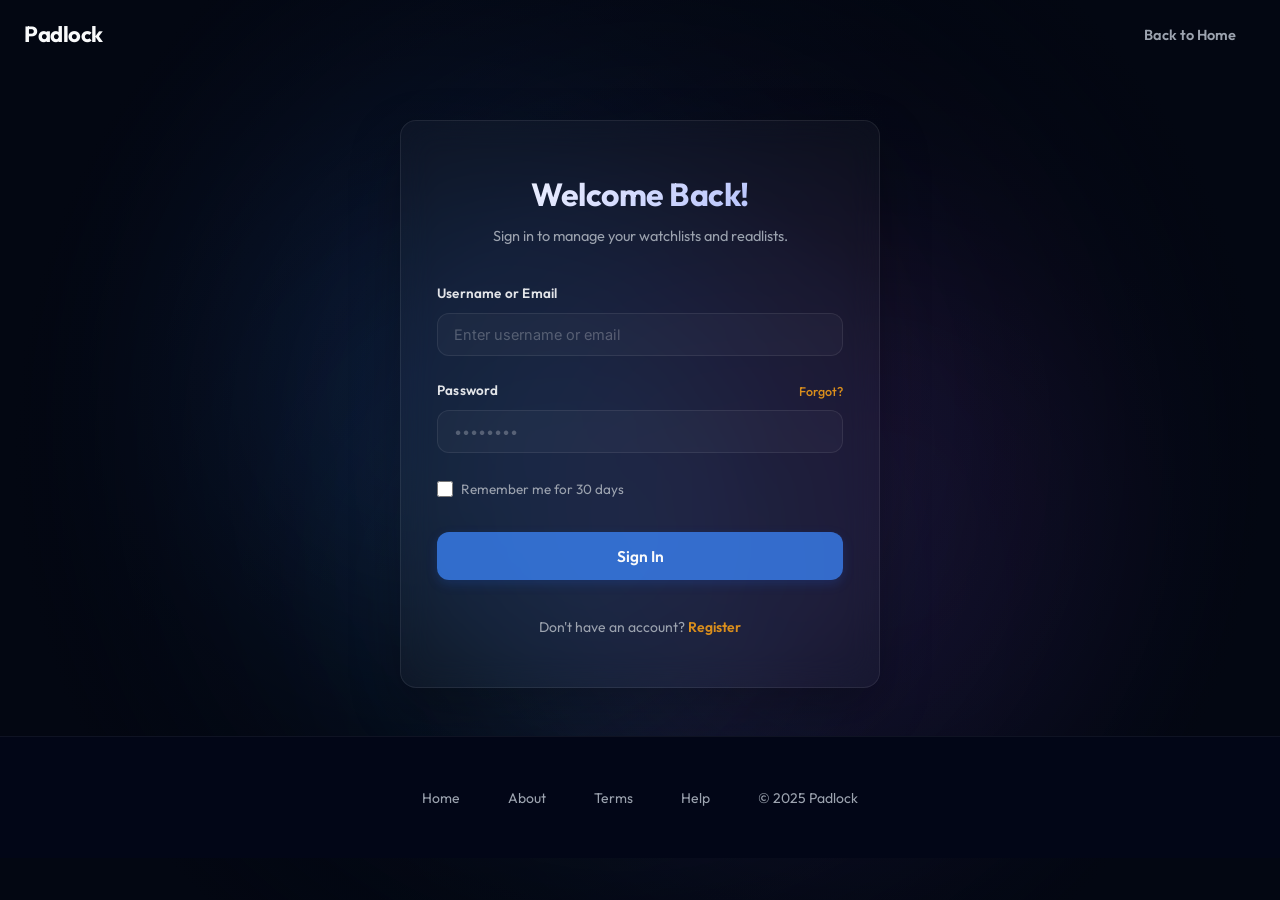
<file: signin.html>
<!DOCTYPE html>
<html lang="en">

<head>
    <meta charset="UTF-8">
    <meta name="viewport" content="width=device-width, initial-scale=1.0">
    <title>Padlock - Sign In</title>
    <meta name="description" content="Sign in to your Padlock account and access your entertainment universe.">
    
    <!-- Google Fonts -->
    <link rel="preconnect" href="https://fonts.googleapis.com">
    <link rel="preconnect" href="https://fonts.gstatic.com" crossorigin>
    <link href="https://fonts.googleapis.com/css2?family=Inter:wght@300;400;500;600;700&family=Outfit:wght@300;400;500;600;700&display=swap" rel="stylesheet">
    
    <link rel="stylesheet" href="./style.css">
    <link rel="stylesheet" href="./register.css">
    <link rel="stylesheet" href="./signin.css">
</head>

<body>
    <!-- Background Animated Aether Systems -->
    <div class="hero__aether">
        <div class="aura-ball aura-ball--1"></div>
        <div class="aura-ball aura-ball--2"></div>
        <div class="aura-ball aura-ball--3"></div>
    </div>

    <!-- Premium Fixed Navigation Header -->
    <header class="header" id="mainHeader">
        <div class="header__container">
            <div class="header__left">
                <!-- Logo -->
                <a href="./index.html" class="logo">
                    <span class="logo__text">Padlock</span>
                </a>
            </div>

            <!-- Right Controls: Back to Home -->
            <div class="header__right">
                <a href="./index.html" class="btn btn--text">Back to Home</a>
            </div>
        </div>
    </header>

    <!-- Main Sign In Section -->
    <main class="register-container">
        <div class="register-card">
            <div class="register-card__header">
                <h1 class="register-card__title">Welcome Back!</h1>
                <p class="register-card__subtitle">Sign in to manage your watchlists and readlists.</p>
            </div>

            <form class="register-form" id="signinForm">
                <!-- Username or Email Input Group -->
                <div class="input-group">
                    <label for="loginIdentifier" class="input-group__label">Username or Email</label>
                    <div class="input-wrapper">
                        <input type="text" id="loginIdentifier" name="loginIdentifier" class="input-control" placeholder="Enter username or email" required autocomplete="username">
                    </div>
                </div>

                <!-- Password Input Group -->
                <div class="input-group">
                    <div class="input-group__header">
                        <label for="password" class="input-group__label">Password</label>
                        <a href="#" class="forgot-password-link">Forgot?</a>
                    </div>
                    <div class="input-wrapper">
                        <input type="password" id="password" name="password" class="input-control" placeholder="••••••••" required autocomplete="current-password">
                    </div>
                </div>

                <!-- Remember Me Group -->
                <div class="remember-me-group">
                    <input type="checkbox" id="rememberMe" name="rememberMe" class="checkbox-control">
                    <label for="rememberMe" class="checkbox-label">Remember me for 30 days</label>
                </div>

                <!-- Submit Button -->
                <button type="submit" class="btn-register">Sign In</button>
            </form>

            <div class="register-card__footer">
                <p>Don't have an account? <a href="./register.html" class="login-link">Register</a></p>
            </div>
        </div>
    </main>

    <!-- Footer Area -->
    <footer class="footer">
        <nav class="footer__nav">
            <ul class="footer__list">
                <li><a href="./index.html">Home</a></li>
                <li><a href="#">About</a></li>
                <li><a href="#">Terms</a></li>
                <li><a href="#">Help</a></li>
                <li><a href="#">© 2025 Padlock</a></li>
            </ul>
        </nav>
    </footer>

    <script src="./script.js" defer></script>
</body>

</html>
</file>
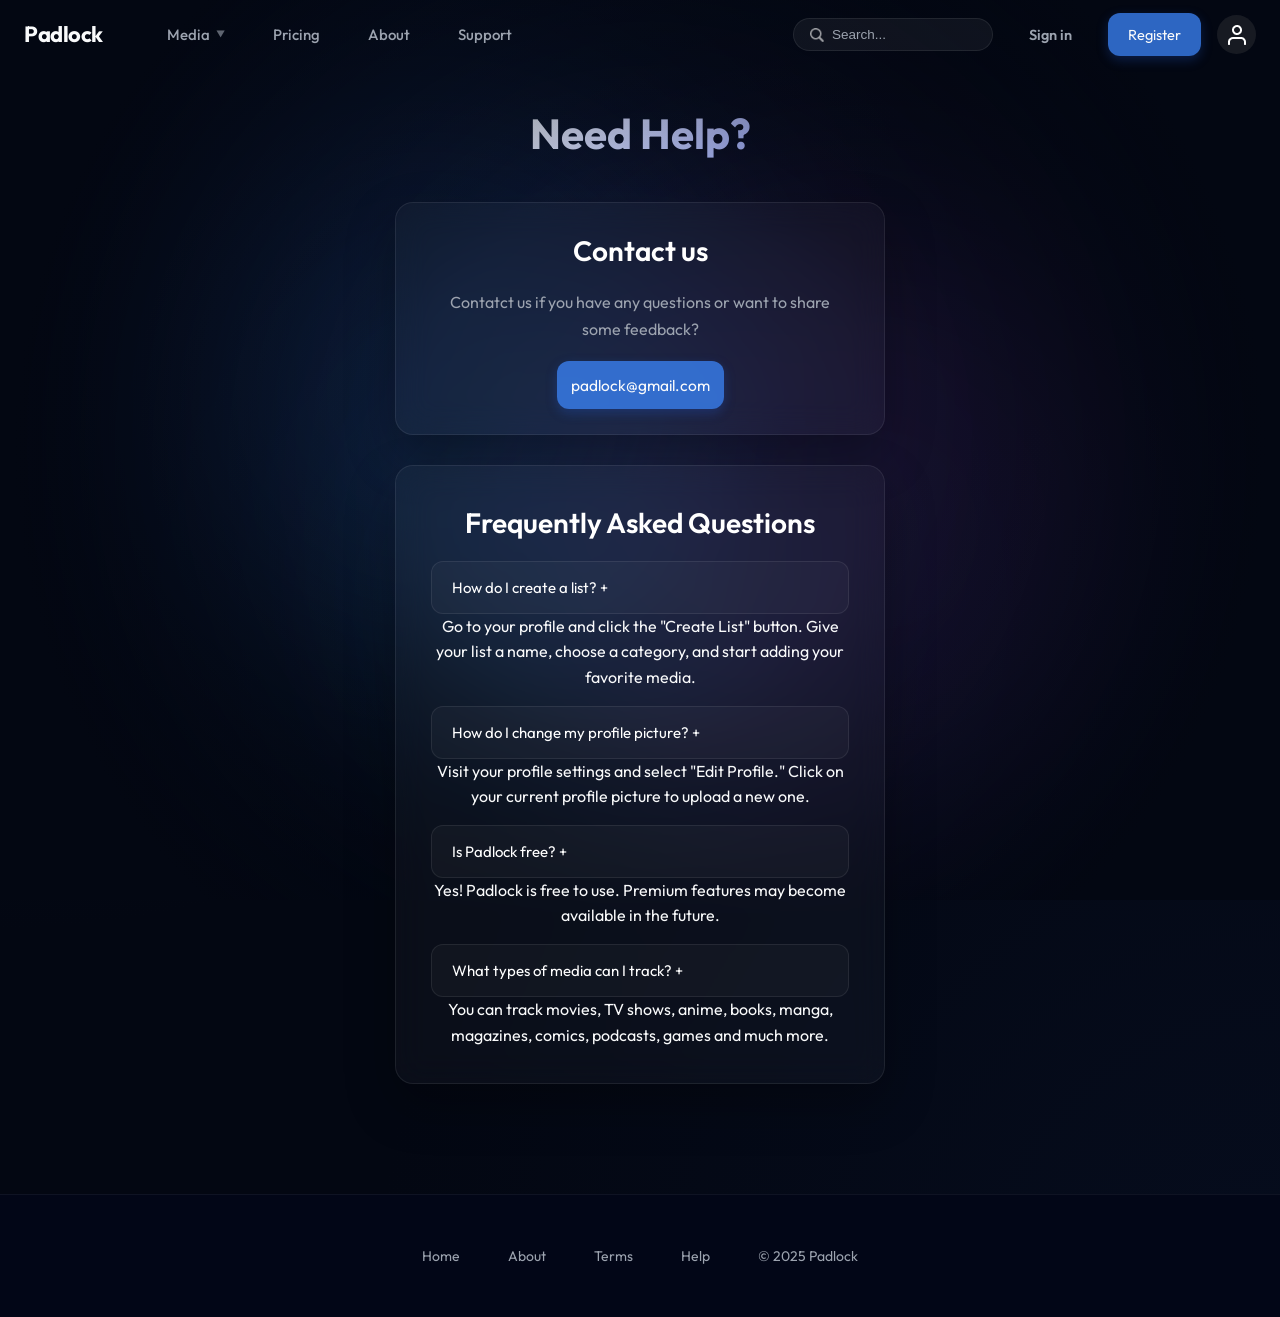
<file: support.html>
<!DOCTYPE html>
<html lang="en">

<head>
    <meta charset="UTF-8">
    <meta name="viewport" content="width=device-width, initial-scale=1.0">
    <title>Padlock - Create Your Account</title>
    <meta name="description" content="Join Padlock and keep track of movies, TV shows, anime, books, manga, magazines and more.">
    
    <!-- Google Fonts -->
    <link rel="preconnect" href="https://fonts.googleapis.com">
    <link rel="preconnect" href="https://fonts.gstatic.com" crossorigin>
    <link href="https://fonts.googleapis.com/css2?family=Inter:wght@300;400;500;600;700&family=Outfit:wght@300;400;500;600;700&display=swap" rel="stylesheet">
    
    <link rel="stylesheet" href="./style.css">
    <link rel="stylesheet" href="./register.css">
    <link rel="stylesheet" href="./support.css">
</head>

<body>
    
    <!-- Background Animated Aether Systems -->
    <div class="hero__aether">
        <div class="aura-ball aura-ball--1"></div>
        <div class="aura-ball aura-ball--2"></div>
        <div class="aura-ball aura-ball--3"></div>
    </div>

    <!-- Premium Fixed Navigation Header -->
    <header class="header" id="mainHeader">
        <div class="header__container">
            <div class="header__left">
                <!-- Logo -->
                <a href="index.html" class="logo">
                    <span class="logo__text">Padlock</span>
                </a>

                <!-- Navigation Links -->
                <nav class="nav">
                    <div class="nav__item nav__item--has-dropdown" id="mediaDropdownTrigger">
                        <a href="#" class="nav__link">
                            Media <span class="nav__arrow">▼</span>
                        </a>

                        <!-- Full-width Dropdown Menu -->
                        <div class="dropdown" id="mediaDropdown">
                            <div class="dropdown__container">
                                <!-- Left Panel: Pitch/Overview -->
                                <div class="dropdown__left">
                                    <h3 class="dropdown__title">All Your Media</h3>
                                    <p class="dropdown__info">Keep track of movies, TV shows, anime, books, manga,
                                        magazines and more in one place.</p>
                                    <a href="#" class="dropdown__action">
                                        See overview <span class="dropdown__arrow">→</span>
                                    </a>
                                </div>

                                <!-- Right Panel: Navigation Columns -->
                                <div class="dropdown__right">
                                    <div class="subnav-column">
                                        <span class="subnav-label">Watch</span>
                                        <div class="subnav">
                                            <a href="#" class="subnav-link">
                                                <span class="link-title">Movies</span>
                                                <span class="link-arrow">→</span>
                                            </a>
                                            <a href="#" class="subnav-link">
                                                <span class="link-title">TV Shows</span>
                                                <span class="link-arrow">→</span>
                                            </a>
                                            <a href="#" class="subnav-link">
                                                <span class="link-title">Anime</span>
                                                <span class="link-arrow">→</span>
                                            </a>
                                        </div>
                                    </div>

                                    <div class="subnav-column">
                                        <span class="subnav-label">Reads</span>
                                        <div class="subnav">
                                            <a href="#" class="subnav-link">

                                                <span class="link-title">Books</span>
                                                <span class="link-arrow">→</span>
                                            </a>
                                            <a href="#" class="subnav-link">

                                                <span class="link-title">Manga</span>
                                                <span class="link-arrow">→</span>
                                            </a>
                                            <a href="#" class="subnav-link">

                                                <span class="link-title">Magazines</span>
                                                <span class="link-arrow">→</span>
                                            </a>
                                        </div>
                                    </div>
                                </div>
                            </div>
                        </div>
                    </div>
                    <a href="#" class="nav__link">Pricing</a>
                    <a href="#" class="nav__link">About</a>
                    <a href="support.html" class="nav__link">Support</a>
                </nav>
            </div>

            <!-- Right Controls: Search & Account -->
            <div class="header__right">
                <div class="search-bar">
                    <img src="./images/magnifyingglass.png" alt="Search Icon" class="search-bar__icon">
                    <input type="text" placeholder="Search..." class="search-bar__input">
                </div>
                <a href="./signin.html" class="btn btn--text">Sign in</a>
                <a href="./register.html" class="btn btn--primary">Register</a>
                <div class="user-menu">

                    <a href="#" class="user-icon">
                        <img src="./images/usericon.png" alt="User Icon">
                    </a>

                    <div class="user-dropdown">

                        <a href="#" class="user-dropdown__item">
                             Profile
                        </a>

                        <a href="#" class="user-dropdown__item">
                             My Lists
                        </a>

                        <a href="setting.html" class="user-dropdown__item">
                             Settings
                        </a>

                        <a href="#" class="user-dropdown__item">
                             Favorites
                        </a>

                        <a href="index.html" class="user-dropdown__item">
                             Sign Out
                        </a>

                    </div>

                </div>
            </div>
        </div>

        <!-- Background Blur Overlay -->
        <div class="dropdown-overlay" id="dropdownOverlay"></div>
    </header>

    <main class="support-container">

    <h1 class="support-title">Need Help?</h1>

    <!-- Contact Card -->
    <div class="support-card">

        <h2 class="support-card__title">Contact us</h2>

        <p class="support-card__text">
            Contatct us if you have any questions or want to share some feedback?
        </p>

        <a href="mailto:padlock@gmail.com" class="btn-register">
            padlock@gmail.com
        </a>

    </div>

    <!-- FAQ Card -->
    <div class="faq-card">

    <h2 class="faq-card__title">
        Frequently Asked Questions
    </h2>

    <div class="faq-item">

        <button class="faq-question">
            <span>How do I create a list?</span>
            <span class="faq-icon">+</span>
        </button>

        <div class="faq-answer">
            <p>
                Go to your profile and click the "Create List" button.
                Give your list a name, choose a category, and start adding
                your favorite media.
            </p>
        </div>

    </div>

    <div class="faq-item">

        <button class="faq-question">
            <span>How do I change my profile picture?</span>
            <span class="faq-icon">+</span>
        </button>

        <div class="faq-answer">
            <p>
                Visit your profile settings and select "Edit Profile."
                Click on your current profile picture to upload a new one.
            </p>
        </div>

    </div>

    <div class="faq-item">

        <button class="faq-question">
            <span>Is Padlock free?</span>
            <span class="faq-icon">+</span>
        </button>

        <div class="faq-answer">
            <p>
                Yes! Padlock is free to use. Premium features may become
                available in the future.
            </p>
        </div>

    </div>

    <div class="faq-item">

        <button class="faq-question">
            <span>What types of media can I track?</span>
            <span class="faq-icon">+</span>
        </button>

        <div class="faq-answer">
            <p>
                You can track movies, TV shows, anime, books, manga,
                magazines, comics, podcasts, games and much more.
            </p>
        </div>

    </div>

</div>
</main>

    <!-- Footer Area -->
    <footer class="footer">
        <nav class="footer__nav">
            <ul class="footer__list">
                <li><a href="./index.html">Home</a></li>
                <li><a href="#">About</a></li>
                <li><a href="#">Terms</a></li>
                <li><a href="#">Help</a></li>
                <li><a href="#">© 2025 Padlock</a></li>
            </ul>
        </nav>
    </footer>

   <script src="support.js"></script>
</body>

</html>
</file>
<file: style.css>
/* ==========================================================================
   DESIGN VARIABLES & CUSTOM TOKENS (Sleek Dark Theme)
   ========================================================================== */
:root {
    /* Color Palette */
    --color-bg-primary: #030712;
    --color-bg-secondary: #081125;
    --color-text-white: #f9fafb;
    --color-text-muted-white: #9ca3af;

    /* Header & Navigation Colors (Dark Theme Glassmorphism) */
    --color-header-bg: rgba(3, 7, 18, 0.45);
    --color-header-bg-solid: rgba(8, 17, 37, 0.95);
    --color-header-text: #f9fafb;
    --color-header-muted: #9ca3af;
    --color-header-border: rgba(255, 255, 255, 0.06);
    --color-blue-primary: rgba(59, 131, 246, 0.774);
    --color-blue-hover: rgb(219, 143, 28);
    --color-accent-purple: #a855f7;

    /* Card Colors */
    --color-card-bg: rgba(255, 255, 255, 0.03);
    --color-card-border: rgba(255, 255, 255, 0.08);
    --color-card-bg-hover: rgba(255, 255, 255, 0.07);
    --color-card-border-hover: rgba(59, 130, 246, 0.4);

    /* Typography */
    --font-primary: 'Outfit', 'Inter', sans-serif;
    --font-secondary: 'Inter', sans-serif;

    /* Spacing System */
    --space-xs: 4px;
    --space-sm: 8px;
    --space-md: 16px;
    --space-lg: 24px;
    --space-xl: 36px;
    --space-2xl: 48px;

    /* Layout Configurations */
    --header-height: 70px;
    --border-radius-sm: 6px;
    --border-radius-md: 12px;
    --border-radius-lg: 16px;
    --border-radius-full: 9999px;

    /* Transition Timings */
    --transition-fast: 0.15s ease;
    --transition-normal: 0.25s cubic-bezier(0.2, 0.8, 0.2, 1);
    --transition-slow: 0.5s cubic-bezier(0.2, 0.8, 0.2, 1);

    /* Aether Aura Colors */
    --aura-color-1: rgba(59, 130, 246, 0.25);
    --aura-color-2: rgba(168, 85, 247, 0.25);
    --aura-color-3: rgba(6, 182, 212, 0.2);
}

/* ==========================================================================
   RESET & GLOBAL BASE STYLES
   ========================================================================== */
* {
    margin: 0;
    padding: 0;
    box-sizing: border-box; 

}


body {
    background-color: var(--color-bg-primary);
    background-image: radial-gradient(at 0% 0%, rgba(13, 27, 56, 0.5) 0px, transparent 50%),
    radial-gradient(at 100% 100%, rgba(9, 18, 41, 0.5) 0px, transparent 50%);
    color: var(--color-text-white);
    font-family: var(--font-primary);
    min-height: 100vh;
    overflow-x: hidden;
    line-height: 1.6;
   
}

a {
    text-decoration: none;
    color: inherit;
}

button {
    font-family: inherit;
    background: none;
    border: none;
    cursor: pointer;
}

/* ==========================================================================
   HEADER & TOPBAR NAVIGATION (Antigravity Style)
   ========================================================================== */
.header {
    position: fixed;
    top: 0;
    left: 0;
    right: 0;
    width: 100%;
    height: var(--header-height);
    background-color: transparent;
    border-bottom: 1px solid transparent;
    z-index: 100;
    transition: background-color var(--transition-normal), border-bottom var(--transition-normal), backdrop-filter var(--transition-normal);
}

/* Header scrolled state */
.header.header--scrolled {
    background-color: var(--color-header-bg);
    border-bottom: 1px solid var(--color-header-border);
    backdrop-filter: blur(16px);
    -webkit-backdrop-filter: blur(16px);
}

/* Header opens dropdown state */
.header.header--dropdown-open {
    background-color: var(--color-header-bg-solid);
    border-bottom: 1px solid rgba(255, 255, 255, 0.1);
    backdrop-filter: blur(20px);
    -webkit-backdrop-filter: blur(20px);
}

.header__container {
    max-width: 1400px;
    height: 100%;
    margin: 0 auto;
    padding: 0 var(--space-lg);
    display: flex;
    align-items: center;
    justify-content: space-between;
}

.header__left {
    display: flex;
    align-items: center;
    gap: var(--space-2xl);
}

/* Logo Styling */
.logo {
    display: flex;
    align-items: center;
    gap: var(--space-sm);
    color: var(--color-header-text);
    font-weight: 700;
    font-size: 22px;
    letter-spacing: -0.5px;
}

.logo__icon {
    font-size: 22px;
    background: linear-gradient(135deg, var(--color-blue-hover), var(--color-accent-purple));
    -webkit-background-clip: text;
    -webkit-text-fill-color: transparent;
}

/* Main Navigation Menu */
.nav {
    display: flex;
    align-items: center;
    gap: var(--space-md);
}

.nav__link {
    color: var(--color-header-muted);
    font-size: 15px;
    font-weight: 500;
    padding: 8px 16px;
    border-radius: var(--border-radius-sm);
    transition: color var(--transition-fast), background-color var(--transition-fast);
    display: flex;
    align-items: center;
    gap: 6px;
}

.nav__link:hover {
    color: var(--color-header-text);
    background-color: rgba(255, 255, 255, 0.03);
}

.nav__arrow {
    font-size: 9px;
    display: inline-block;
    opacity: 0.6;
    transition: transform var(--transition-normal);
}

.nav__item--has-dropdown:hover .nav__arrow {
    transform: rotate(-180deg);
}

/* Header Right Area */
.header__right {
    display: flex;
    align-items: center;
    gap: var(--space-md);
}

/* Search Bar */
.search-bar {
    position: relative;
    display: flex;
    align-items: center;
    background-color: rgba(255, 255, 255, 0.05);
    border: 1px solid rgba(255, 255, 255, 0.08);
    border-radius: var(--border-radius-full);
    padding: 8px 16px;
    width: 200px;
    transition: all var(--transition-normal);
}

.search-bar:focus-within {
    background-color: rgba(255, 255, 255, 0.08);
    border-color: rgba(59, 130, 246, 0.5);
    width: 260px;
    box-shadow: 0 0 15px rgba(59, 130, 246, 0.15);
}

.search-bar__icon {
    width: 14px;
    height: 14px;
    opacity: 0.6;
    margin-right: var(--space-sm);
}

.search-bar__input {
    border: none;
    background: transparent;
    outline: none;
    color: var(--color-header-text);
    font-size: 13.5px;
    width: 100%;
}

.search-bar__input::placeholder {
    color: var(--color-header-muted);
}

/* Buttons */
.btn {
    padding: 10px 20px;
    border-radius: var(--border-radius-md);
    font-size: 14.5px;
    font-weight: 600;
    transition: all var(--transition-fast);
}

.btn--text {
    color: var(--color-header-muted);
}

.btn--text:hover {
    color: var(--color-header-text);
    background-color: rgba(255, 255, 255, 0.05);
}

.btn--primary {
    background: var(--color-blue-primary);
    color: var(--color-text-white);
    font-weight: 400;
    box-shadow: 0 4px 12px rgba(37, 99, 235, 0.25);
}

.btn--primary:hover {
    transform: translateY(-1px);
    box-shadow: 0 6px 16px rgba(37, 99, 235, 0.35);
    background: var(--color-blue-hover);
}

/*  USER icon  */
.user-icon {
    position: relative;
    display: flex;
    align-items: center;
    justify-content: center;
    background-color: rgba(92, 92, 92, 0.233);
    width: 39px;
    height: 39px;
    border-radius: var(--border-radius-full);
    overflow: hidden;
    transition: all var(--transition-fast);
}

.user-icon:hover {
    background-color: rgba(92, 92, 92, 0.4);
    transform: translateY(-2px);
    box-shadow: 0 4px 12px rgba(255, 255, 255, 0.15);
}

/* USER MENU */

.user-menu {
    position: relative;
}


/* Dropdown */

.user-dropdown { 
    position: absolute;
    top: 55px;
    right: -100px;
    width: 220px;
    background-color: var(--color-header-bg-solid);
    backdrop-filter: blur(20px);
    -webkit-backdrop-filter: blur(20px);
    border: 1px solid rgba(255,255,255,0.08);
    border-radius: 16px;
    box-shadow: 0 20px 40px rgba(0,0,0,0.35);
    padding: 10px;
    opacity: 0;
    visibility: hidden;
    transform: translateY(-10px);
    transition: all 0.25s ease;
    z-index: 999;
}

/* Show dropdown on hover */

.user-menu:hover .user-dropdown {
    opacity: 1;
    visibility: visible;
    transform: translateY(0);
}

/* Links */

.user-dropdown__item {
    display: block;
    padding: 12px 14px;
    border-radius: 10px;
    color: white;
    font-size: 14px;
    font-weight: 400;
    transition: all 0.2s ease;
}

.user-dropdown__item:hover {
    background: rgba(245, 20, 20, 0.05);
    color: orange;
    padding-left: 18px;
}

/* ==========================================================================
   FULL-WIDTH DROPDOWN MENU PANEL
   ========================================================================== */
.dropdown {
    position: absolute;
    top: var(--header-height);
    left: 0;
    right: 0;
    width: 100vw;
    background-color: var(--color-header-bg-solid);
    border-bottom: 1px solid rgba(255, 255, 255, 0.08);
    box-shadow: 0 20px 40px rgba(0, 0, 0, 0.3);
    padding: var(--space-2xl) 0 var(--space-xl);
    z-index: 99;
    backdrop-filter: blur(20px);
    -webkit-backdrop-filter: blur(20px);

    /* Animation Properties */
    opacity: 0;
    visibility: hidden;
    transform: translateY(-12px);
    transition: opacity var(--transition-normal), visibility var(--transition-normal), transform var(--transition-normal);
}

/* Opening states via hover */
.nav__item--has-dropdown:hover .dropdown {
    opacity: 1;
    visibility: visible;
    transform: translateY(0);
}

.dropdown__container {
    max-width: 1200px;
    margin: 0 auto;
    padding: 0 var(--space-lg);
    display: grid;
    grid-template-columns: 1.2fr 2.8fr;
    gap: var(--space-2xl);
}

/* Left Panel Pitch */
.dropdown__left {
    display: flex;
    flex-direction: column;
    align-items: flex-start;
    border-right: 1px solid rgba(255, 255, 255, 0.05);
    padding-right: var(--space-2xl);
}

.dropdown__title {
    font-family: var(--font-primary);
    font-size: 24px;
    font-weight: 600;
    color: var(--color-header-text);
    margin-bottom: var(--space-sm);
    background: linear-gradient(to right, #ffffff, #9ca3af);
    -webkit-background-clip: text;
    -webkit-text-fill-color: transparent;
}

.dropdown__info {
    font-size: 14.5px;
    color: var(--color-header-muted);
    line-height: 1.6;
    margin-bottom: var(--space-lg);
}

.dropdown__action {
    display: inline-flex;
    align-items: center;
    color: var(--color-blue-hover);
    font-weight: 600;
    font-size: 14.5px;
    transition: gap var(--transition-fast);
    gap: var(--space-xs);
}

.dropdown__arrow {
    transition: transform var(--transition-fast);
}

.dropdown__action:hover {
    color: #93c5fd;
}

.dropdown__action:hover .dropdown__arrow {
    transform: translateX(4px);
}

/* Right Panel Columns */
.dropdown__right {
    display: flex;
    gap: var(--space-2xl);
}

.subnav-column {
    flex: 1;
}

.subnav-label {
    display: block;
    font-size: 11px;
    font-weight: 700;
    text-transform: uppercase;
    color: rgba(255, 255, 255, 0.4);
    letter-spacing: 1px;
    margin-bottom: var(--space-md);
}

.subnav {
    display: flex;
    flex-direction: column;
    gap: var(--space-xs);
}

/* Hover listings style */
.subnav-link {
    display: flex;
    align-items: center;
    padding: 12px 16px;
    border-radius: var(--border-radius-md);
    color: var(--color-header-text);
    background-color: rgba(255, 255, 255, 0);
    transition: background-color var(--transition-fast), color var(--transition-fast), transform var(--transition-fast);
}

.link-icon {
    font-size: 20px;
    margin-right: 14px;
}

.link-title {
    font-size: 15px;
    font-weight: 500;
    flex-grow: 1;
}

.link-arrow {
    font-size: 14px;
    color: var(--color-blue-hover);
    opacity: 0;
    transform: translateX(-5px);
    transition: opacity var(--transition-fast), transform var(--transition-fast);
}

.subnav-link:hover {
    background-color: rgba(255, 255, 255, 0.04);
    color: var(--color-blue-hover);
    transform: translateX(4px);
}

.subnav-link:hover .link-arrow {
    opacity: 1;
    transform: translateX(0);
}

/* Backdrop Overlay */
.dropdown-overlay {
    position: fixed;
    top: var(--header-height);
    left: 0;
    right: 0;
    height: 100vh;
    width: 100vw;
    background-color: rgba(3, 7, 18, 0.4);
    backdrop-filter: blur(8px);
    -webkit-backdrop-filter: blur(8px);
    opacity: 0;
    pointer-events: none;
    transition: opacity var(--transition-normal);
    z-index: 98;
}

/* Triggers when header has open class */
.header.header--dropdown-open .dropdown-overlay {
    opacity: 1;
    pointer-events: auto;
}

/* ==========================================================================
   AETHER BACK DROP (AURA SPHERES SYSTEM)
   ========================================================================== */
.hero__aether {
    position: absolute;
    top: 0;
    left: 50%;
    transform: translateX(-50%);
    width: 100vw;
    height: 100vh;
    z-index: 0;
    overflow: hidden;
    pointer-events: none;
}

.hero__aether::after {
    content: '';
    position: absolute;
    inset: 0;
    background: radial-gradient(circle at center, transparent 30%, var(--color-bg-primary) 80%);
    z-index: 2;
}

.aura-ball {
    position: absolute;
    border-radius: 50%;
    filter: blur(120px);
    animation-iteration-count: infinite;
    animation-timing-function: ease-in-out;
    z-index: 1;
    mix-blend-mode: screen;
}

.aura-ball--1 {
    width: 600px;
    height: 600px;
    background-color: var(--aura-color-1);
    top: 10%;
    left: 10%;
    animation-name: auraShift1;
    animation-duration: 20s;
    opacity: 0.5;
}

.aura-ball--2 {
    width: 700px;
    height: 700px;
    background-color: var(--aura-color-2);
    top: 20%;
    right: 5%;
    animation-name: auraShift2;
    animation-duration: 25s;
    opacity: 0.45;
}

.aura-ball--3 {
    width: 400px;
    height: 400px;
    background-color: var(--aura-color-3);
    bottom: 10%;
    left: 30%;
    animation-name: auraShift3;
    animation-duration: 22s;
    animation-delay: -5s;
    opacity: 0.4;
}

@keyframes auraShift1 {

    0%,
    100% {
        transform: translate(0, 0) scale(1);
    }

    50% {
        transform: translate(80px, 60px) scale(1.15);
    }
}

@keyframes auraShift2 {

    0%,
    100% {
        transform: translate(0, 0) scale(1);
    }

    50% {
        transform: translate(-100px, -50px) scale(1.1);
    }
}

@keyframes auraShift3 {

    0%,
    100% {
        transform: translate(0, 0) scale(1);
    }

    50% {
        transform: translate(60px, -80px) scale(1.2);
    }
}

/* ==========================================================================
   FOREGROUND HERO SECTION
   ========================================================================== */
.hero {
    position: relative;
    z-index: 10;
    padding: 200px 10% 100px 10%;
    max-width: 1200px;
    margin: 0 auto;
    display: flex;
    flex-direction: column;
    align-items: center;
    text-align: center;
}

.hero__title {
    font-size: 76px;
    font-weight: 800;
    line-height: 1.15;
    letter-spacing: -2px;
    margin-bottom: var(--space-md);
    background: linear-gradient(135deg, #ffffff 30%, #a5b4fc 100%);
    -webkit-background-clip: text;
    -webkit-text-fill-color: transparent;
}

.hero__subtitle {
    font-size: 20px;
    color: var(--color-text-muted-white);
    max-width: 700px;
    margin-bottom: var(--space-2xl);
    line-height: 1.6;
}

.hero__actions {
    display: flex;
    gap: var(--space-md);
}

.hero__btn {
    padding: 16px 32px;
    border-radius: var(--border-radius-md);
    font-size: 16px;
    font-weight: 600;
    transition: all var(--transition-normal);
}

.hero__btn--primary {
    background-color: var(--color-text-white);
    color: var(--color-bg-primary);
    box-shadow: 0 4px 20px rgba(255, 255, 255, 0.15);
}

.hero__btn--primary:hover {
    background-color: #f3f4f6;
    transform: translateY(-2px);
    box-shadow: 0 8px 30px rgba(255, 255, 255, 0.25);
}

.hero__btn--secondary {
    background-color: rgba(255, 255, 255, 0.03);
    color: var(--color-text-white);
    backdrop-filter: blur(10px);
    -webkit-backdrop-filter: blur(10px);
    border: 1px solid rgba(255, 255, 255, 0.08);
}

.hero__btn--secondary:hover {
    background-color: rgba(255, 255, 255, 0.08);
    border-color: rgba(255, 255, 255, 0.15);
    transform: translateY(-2px);
}

/* ==========================================================================
   CARDS INFORMATION GRID
   ========================================================================== */
.cards-section {
    position: relative;
    z-index: 10;
    max-width: 1200px;
    margin: 0 auto 120px auto;
    padding: 0 var(--space-lg);
}

.cards-grid {
    display: grid;
    grid-template-columns: repeat(3, 1fr);
    gap: var(--space-lg);
}

.card {
    background-color: var(--color-card-bg);
    border: 1px solid var(--color-card-border);
    border-radius: var(--border-radius-lg);
    padding: var(--space-xl) var(--space-lg);
    color: var(--color-text-white);
    transition: all var(--transition-slow);
    cursor: pointer;
    backdrop-filter: blur(12px);
    -webkit-backdrop-filter: blur(12px);
    display: flex;
    flex-direction: column;
    position: relative;
    overflow: hidden;
}

.card::before {
    content: '';
    position: absolute;
    top: 0;
    left: 0;
    right: 0;
    height: 2px;
    background: linear-gradient(90deg, transparent, var(--color-blue-primary), transparent);
    opacity: 0;
    transition: opacity var(--transition-normal);
}

.card__title {
    font-size: 22px;
    font-weight: 600;
    margin-bottom: var(--space-md);
    line-height: 1.3;
    transition: color var(--transition-normal);
}

.card__description {
    font-size: 14.5px;
    color: var(--color-text-muted-white);
    line-height: 1.6;
    transition: color var(--transition-normal);
}

/* Card Hover Styles */
.card:hover {
    background-color: var(--color-card-bg-hover);
    border-color: var(--color-card-border-hover);
    transform: translateY(-6px);
    box-shadow: 0 12px 30px rgba(59, 130, 246, 0.1);
}

.card:hover::before {
    opacity: 1;
}

.card:hover .card__title {
    color: var(--color-blue-hover);
}

.card:hover .card__description {
    color: var(--color-text-white);
}







/* ==========================================================================
   FOOTER COMPONENT
   ========================================================================== */
.footer {
    position: relative;
    z-index: 10;
    background-color: #020617;
    border-top: 1px solid rgba(255, 255, 255, 0.05);
    padding: var(--space-2xl) 0;
}

.footer__nav {
    max-width: 1200px;
    margin: 0 auto;
    padding: 0 var(--space-lg);
}

.footer__list {
    list-style: none;
    display: flex;
    gap: var(--space-2xl);
    justify-content: center;
    align-items: center;
}

.footer__list a {
    color: var(--color-text-muted-white);
    font-size: 14px;
    transition: color var(--transition-fast);
}

.footer__list a:hover {
    color: var(--color-text-white);
}

/* ==========================================================================
   TOP MOVIES 2025 MARQUEE CAROUSEL
   ========================================================================== */
.carousel-section {
    position: relative;
    z-index: 10;
    width: 100%;
    max-width: 100vw;
    margin: 240px auto 140px auto;
    overflow: hidden;
}

.carousel-section__title {
    font-family: var(--font-primary);
    font-size: 40px;
    font-weight: 700;
    color: var(--color-text-white);
    margin-bottom: var(--space-xl);
    text-align: center;
    background: linear-gradient(135deg, #ffffff 40%, #a5b4fc 100%);
    -webkit-background-clip: text;
    -webkit-text-fill-color: transparent;
}

.movie-carousel {
    width: 100%;
    position: relative;
    padding: 30px 0;
}

.movie-carousel__viewport {
    width: 100%;
    overflow: hidden;
    /* Edge fade effect */
    mask-image: linear-gradient(to right, transparent, black 12%, black 88%, transparent);
    -webkit-mask-image: linear-gradient(to right, transparent, black 12%, black 88%, transparent);
}

.movie-carousel__track {
    display: flex;
    gap: var(--space-xl);
    width: max-content;
    transition: transform 0.5s ease;

}


/* Navigation Buttons Styling */
.carousel-btn {
    position: absolute;
    top: 50%;
    transform: translateY(-50%);
    z-index: 100;
    width: 56px;
    height: 56px;
    border-radius: 50%;
    background: rgba(8, 17, 37, 0.7);
    border: 1px solid rgba(255, 255, 255, 0.1);
    color: var(--color-text-white);
    backdrop-filter: blur(12px);
    -webkit-backdrop-filter: blur(12px);
    display: flex;
    align-items: center;
    justify-content: center;
    cursor: pointer;
    box-shadow: 0 8px 32px rgba(0, 0, 0, 0.5);
    transition: all var(--transition-normal);
}

.carousel-btn:hover {
    background: var(--color-blue-hover);
    border-color: transparent;
    color: var(--color-bg-primary);
    box-shadow: 0 0 25px rgba(219, 143, 28, 0.5);
    transform: translateY(-50%) scale(1.1);
}

.carousel-btn:active {
    transform: translateY(-50%) scale(0.95);
}

.carousel-btn--prev {
    left: 40px;
}

.carousel-btn--next {
    right: 40px;
}

/* Hide navigation buttons on mobile devices */
@media (max-width: 768px) {
    .carousel-btn {
        display: none;
    }
}

.movie-card {
    position: relative;
    width: 375px;
    height: 550px;
    border-radius: var(--border-radius-lg);
    overflow: hidden;
    background-color: var(--color-card-bg);
    border: 1px solid var(--color-card-border);
    cursor: pointer;
    transition: transform var(--transition-normal),
    border-color var(--transition-normal),
    box-shadow var(--transition-normal);
    user-select: none;
}

@media (min-width: 1400px) {
    .movie-card {
        width: 320px;
        height: 480px;
    }
}

@media (max-width: 900px) {
    .movie-card {
        width: 240px;
        height: 360px;
    }
}

@media (max-width: 600px) {
    .movie-card {
        width: 180px;
        height: 270px;
    }
}

.movie-card:hover {
    transform: translateY(-10px) scale(1.03);
    border-color: rgb(80, 28, 80);
    box-shadow: 0 15px 35px rgba(28, 127, 219, 0.486);
}

.movie-card__image {
    width: 100%;
    height: 100%;
    object-fit: cover;
    transition: transform var(--transition-normal);
}

.movie-card:hover .movie-card__image {
    transform: scale(1.06);
}

.movie-card__info {
    position: absolute;
    bottom: 0;
    left: 0;
    right: 0;
    padding: var(--space-md);
    background: linear-gradient(to top, rgba(3, 7, 18, 0.95) 0%, rgba(3, 7, 18, 0.6) 60%, transparent 100%);
    color: var(--color-text-white);
    display: flex;
    flex-direction: column;
    gap: var(--space-xs);
    transform: translateY(0);
    transition: transform var(--transition-normal);
}

.movie-card__badge {
    align-self: flex-start;
    font-size: 11px;
    font-weight: 700;
    text-transform: uppercase;
    background-color: #5596f77a;
    color: rgb(255, 255, 255);
    padding: 2px 8px;
    font-weight: 300;
    border-radius: var(--border-radius-full);
}

.movie-card__name {
    font-size: 18px;
    font-weight: 600;
    line-height: 1.2;
    margin: 2px 0;
}

.movie-card__genre {
    font-size: 13px;
    color: var(--color-text-muted-white);
}

@keyframes marquee-left {
    0% {
        transform: translateX(0);
    }

    100% {
        transform: translateX(-50%);
    }
}

/* ==========================================================================
   RESPONSIVE DESIGN (MEDIA QUERIES)
   ========================================================================== */
@media (max-width: 1024px) {
    .dropdown__container {
        grid-template-columns: 1fr;
        gap: var(--space-lg);
    }

    .dropdown__left {
        display: none;
        /* Hide overview pitch in smaller viewports */
    }

    .hero__title {
        font-size: 56px;
    }
}

@media (max-width: 768px) {
    .header__right .search-bar {
        display: none;
        /* Hide search input on mobile for simplicity */
    }

    .hero {
        padding-top: 150px;
    }

    .hero__title {
        font-size: 40px;
    }

    .cards-grid {
        grid-template-columns: 1fr;
    }

    .footer__list {
        flex-direction: column;
        gap: var(--space-md);
        align-items: center;
    }
}
</file>
<file: explore.css>
.hero__aether::after {
    display: none;
}


.explore-page {
    margin-top: 9rem;
    padding: 0 5%;
    display: grid;
    grid-template-columns: repeat(3, 1fr);
    gap: 2rem;
}

@media (max-width: 1000px) {
    .explore-page {
        grid-template-columns: repeat(2, 1fr);
    }
}

@media (max-width: 650px) {
    .explore-page {
        grid-template-columns: 1fr;
    }
}

.section__entertainment {
    margin-bottom: 6rem;
}

.section__title {
    font-size: 28px;
    color: white;
    margin-bottom: 1rem;
    font-weight: 500;
}



.media-row {
    display: flex;
    gap: 0; /* important for overlap */
    overflow-x: auto;
    padding-bottom: 1rem;
}



.media-row::-webkit-scrollbar {
    height: 8px;
}

.media-row::-webkit-scrollbar-thumb {
    background: rgba(255, 255, 255, 0.2);
    border-radius: 999px;
}


.movie-card:hover .movie-card__image {
    transform: none;
}

.movie-card {
    width: 140px;
    aspect-ratio: 2 / 3;
    border-radius: var(--border-radius-lg);
    overflow: hidden;

    margin-left: -25px; /* 👈 THIS creates overlap */
    flex-shrink: 0;
}

.movie-card:first-child {
    margin-left: 0;
}

.section__title {
    font-size: 28px;
    color: white;
    margin-bottom: 1rem;
    font-weight: 500;

    display: inline-block;
    cursor: pointer;
    transition: color 0.2s ease, transform 0.2s ease;
}

.section__title:hover {
    color: var(--color-blue-hover);
    transform: translateX(6px);
}
/* ==========================================
   COMMUNITY LISTS SECTION
========================================== */

.lists-section {
    grid-column: 1 / -1;
    margin-top: 2rem;
    margin-bottom: 6rem;
}

.lists-section__title {
    font-size: 2rem;
    font-weight: 600;
    margin-bottom: 2rem;
    color: white;
}

/* Grid */

.lists-grid {
    display: grid;
    grid-template-columns: repeat(3, 1fr);
    gap: 1.5rem;
}

@media (max-width: 1000px) {
    .lists-grid {
        grid-template-columns: repeat(2, 1fr);
    }
}

@media (max-width: 650px) {
    .lists-grid {
        grid-template-columns: 1fr;
    }
}

/* Card Style */

.list-card {
    background-color: var(--color-card-bg);
    border: 1px solid var(--color-card-border);
    border-radius: var(--border-radius-lg);
    padding: var(--space-xl) var(--space-lg);
    color: var(--color-text-white);
    transition: all var(--transition-slow);
    cursor: pointer;
    backdrop-filter: blur(12px);
    -webkit-backdrop-filter: blur(12px);
    position: relative;
    overflow: hidden;
}

.list-card::before {
    content: '';
    position: absolute;
    top: 0;
    left: 0;
    right: 0;
    height: 2px;
    background: linear-gradient(
        90deg,
        transparent,
        var(--color-blue-primary),
        transparent
    );
    opacity: 0;
    transition: opacity var(--transition-normal);
}

.list-card:hover {
    background-color: var(--color-card-bg-hover);
    border-color: var(--color-card-border-hover);
    transform: translateY(-6px);
    box-shadow: 0 12px 30px rgba(59, 130, 246, 0.1);
}

.list-card:hover::before {
    opacity: 1;
}

.list-card__title {
    font-size: 1.25rem;
    font-weight: 600;
    margin-bottom: 0.75rem;
    transition: color var(--transition-normal);
}

.list-card:hover .list-card__title {
    color: var(--color-blue-hover);
}

.list-card__description {
    color: var(--color-text-muted-white);
    line-height: 1.6;
    transition: color var(--transition-normal);
}

.list-card:hover .list-card__description {
    color: var(--color-text-white);
}
</file>
<file: movie.css>
body{
    
    background-color: black;
    background:
    linear-gradient(to right,
    rgba(0, 0, 0, 0.85) 0%,
    rgba(0,0,0,.35) 22%,
    rgb(0, 0, 0), 0.05) 50%,
    rgba(0,0,0,.35) 78%,
    rgba(0,0,0,.85) 100%),

    linear-gradient(to bottom,
    var(--color-bg-primary) 100%);
}


/* ===========================
   MOVIE HERO
=========================== */

.movie-hero{
    position:relative;
    margin-top:70px;
    height:40vh;
    overflow:hidden;

}

.movie-hero__bg{
    width:100%;
    height:100%;
    object-fit:cover;

}

/* Dark fade on left/right */

.movie-hero__overlay{
    position:absolute;
    inset:0;
    background:
    linear-gradient(to right,
    rgba(0,0,0,.85) 0%,
    rgba(0,0,0,.35) 22%,
    rgba(0,0,0,.05) 50%,
    rgba(0,0,0,.35) 78%,
    rgba(0,0,0,.85) 100%),

    linear-gradient(to bottom,
    transparent 45%,
    var(--color-bg-primary) 100%);

}

/* ===========================
   INFORMATION
=========================== */

.movie-info{
    
    max-width:1250px;
    margin:auto;
    margin-top:-90px;
    position:relative;
    z-index:5;
    display:flex;
    justify-content:space-between;
    gap:70px;
    align-items:flex-end;
    padding:0 40px 90px;

}

.movie-info__left{
    flex:1;

}

.movie-title{
    font-size:58px;
    font-weight:600;
    line-height:1;
    padding-bottom: 100px;
    margin-bottom: 0px;
    background:linear-gradient(
    135deg,
    white,
    #b8c5ff);

    -webkit-background-clip:text;

    -webkit-text-fill-color:transparent;

}

.movie-short{

    color:#b4bcc9;
    font-size:18px;
    max-width:700px;
    padding-bottom: 10px;
    margin-bottom:28px;

}

.movie-meta{
    display:flex;
    gap:16px;
    flex-wrap:wrap;

}

.movie-meta span{

    background:rgba(255,255,255,.05);
    border:1px solid rgba(255,255,255,.08);
    padding:10px 18px;
    border-radius:13px;
    color:white;
    backdrop-filter:blur(15px);

}

/* ===========================
   POSTER
=========================== */

.movie-poster{
    width:300px;
    border-radius:14px;
    box-shadow:
    0 30px 60px rgba(0,0,0,.45);
    transition:.35s;

}

.movie-poster:hover{

    transform:translateY(-8px);

    box-shadow:
    0 40px 70px rgba(0,0,0,.6);

}

/* ===========================
   RESPONSIVE
=========================== */

@media(max-width:900px){

.movie-info{

flex-direction:column-reverse;

align-items:center;

text-align:center;

margin-top:-50px;

}

.movie-short{

margin:auto;

margin-bottom:25px;

}

.movie-meta{

justify-content:center;

}

.movie-title{

font-size:42px;

}

.movie-poster{

width:240px;

}

}
</file>
<file: register.css>
/* ==========================================================================
   REGISTRATION PAGE SPECIFIC STYLES
   ========================================================================== */

/* Main Container Layout */
.register-container {
    position: relative;
    z-index: 10;
    min-height: calc(100vh - var(--header-height) - 100px);
    display: flex;
    align-items: center;
    justify-content: center;
    padding: 120px var(--space-lg) var(--space-2xl) var(--space-lg);
}

/* Glassmorphic Registration Card */
.register-card {
    background-color: var(--color-card-bg);
    border: 1px solid var(--color-card-border);
    border-radius: var(--border-radius-lg);
    padding: var(--space-2xl) var(--space-xl);
    width: 100%;
    max-width: 480px;
    backdrop-filter: blur(16px);
    -webkit-backdrop-filter: blur(16px);
    box-shadow: 0 20px 50px rgba(0, 0, 0, 0.3);
    position: relative;
    overflow: hidden;
    transition: border-color var(--transition-normal), box-shadow var(--transition-normal);
}



.register-card:focus-within {
    background-color: rgba(255, 255, 255, 0.05);
}

/* Card Header */
.register-card__header {
    text-align: center;
    margin-bottom: var(--space-xl);
}

.register-card__title {
    font-size: 32px;
    font-weight: 700;
    letter-spacing: -0.5px;
    margin-bottom: var(--space-xs);
    background: linear-gradient(135deg, #ffffff, #a5b4fc);
    -webkit-background-clip: text;
    -webkit-text-fill-color: transparent;
}

.register-card__subtitle {
    font-size: 14.5px;
    color: var(--color-text-muted-white);
}

/* Form Styles */
.register-form {
    display: flex;
    flex-direction: column;
    gap: var(--space-lg);
}

/* Input Groups */
.input-group {
    display: flex;
    flex-direction: column;
    gap: var(--space-sm);
}

.input-group__label {
    font-size: 13.5px;
    font-weight: 600;
    color: var(--color-text-white);
    opacity: 0.9;
    letter-spacing: 0.2px;
}

.input-wrapper {
    position: relative;
    display: flex;
    align-items: center;
}

.input-control {
    width: 100%;
    background-color: rgba(255, 255, 255, 0.03);
    border: 1px solid rgba(255, 255, 255, 0.08);
    border-radius: var(--border-radius-md);
    padding: 12px 16px;
    color: var(--color-text-white);
    font-family: var(--font-secondary);
    font-size: 14.5px;
    transition: all var(--transition-fast);
    outline: none;
}

.input-control::placeholder {
    color: rgba(255, 255, 255, 0.25);
}

.input-control:hover {
    background-color: rgba(255, 255, 255, 0.05);
    border-color: rgba(255, 255, 255, 0.15);
}

.input-control:focus {
    background-color: rgba(255, 255, 255, 0.06);
    border-color: var(--color-blue-primary);
    box-shadow: 0 0 0 3px rgba(59, 130, 246, 0.15);
}

/* Action Button */
.btn-register {
    width: 100%;
    padding: 14px;
    border-radius: var(--border-radius-md);
    background: var(--color-blue-primary);
    color: var(--color-text-white);
    font-weight: 600;
    font-size: 15.5px;
    box-shadow: 0 4px 12px rgba(37, 99, 235, 0.2);
    transition: all var(--transition-normal);
    text-align: center;
    margin-top: var(--space-sm);
}

.btn-register:hover {
    transform: translateY(-1px);
    box-shadow: 0 6px 20px rgba(37, 99, 235, 0.35);
    background: var(--color-blue-hover);
    color: #000;
    font-weight: 400;
}

.btn-register:active {
    transform: translateY(1px);
}

/* Card Footer */
.register-card__footer {
    margin-top: var(--space-xl);
    text-align: center;
    font-size: 14px;
    color: var(--color-text-muted-white);
}

.login-link {
    color: var(--color-blue-hover);
    font-weight: 600;
    transition: color var(--transition-fast);
}

.login-link:hover {
    color: #93c5fd;
    text-decoration: underline;
}

/* Responsive adjustments */
@media (max-width: 480px) {
    .register-container {
        padding: 100px var(--space-md) var(--space-xl) var(--space-md);
    }
    
    .register-card {
        padding: var(--space-xl) var(--space-lg);
    }
    
    .register-card__title {
        font-size: 26px;
    }
}
</file>
<file: settings.css>
.settings-page {
    width: 100%;
    min-height: 100vh;
    padding: 100px 70px 80px;
    display: flex;
    gap: 45px;
    justify-content: center;
    align-items: flex-start;
}

/* LEFT CARD */

.settings-panel {
    width: 260px;
    flex-shrink: 0;
    background: var(--color-header-bg-solid);
    border: 1px solid rgba(255, 255, 255, .08);
    border-radius: 10px;
    padding: 28px;
    backdrop-filter: blur(20px);
    box-shadow: 0 20px 40px rgba(0, 0, 0, .3);

}


.settings-panel_desc {
    font-size: 14.5px;
    color: var(--color-header-muted);
    line-height: 1.6;
    margin-bottom: var(--space-lg);
}


.settings-panel_title {
    margin-top: -10px;
    font-weight: 500;
}

.settings-groupe__title {
    margin-top: 17px;
    margin-bottom: 15px;
}

.settings-item__name {
    display: block;
    line-height: 10px;
    width: 140px;
    border-radius: 12px;
    transition: all 0.2s ease;
}

.settings-item__name:hover {
    background: rgba(245, 20, 20, 0.05);
    color: rgb(255, 139, 7);

}

.settings-item--danger:hover {
    color: rgb(253, 104, 104);
}

/* RIGHT CARD */

.profile-card {
    width: 500px;
    background: var(--color-header-bg-solid);
    border: 1px solid rgba(255, 255, 255, .08);
    border-radius: 10px;
    padding: 40px;
    backdrop-filter: blur(20px);
    box-shadow: 0 20px 40px rgba(0, 0, 0, .3);

}

.profile-card h2 {
    padding-bottom: 1px;
    color: white;
    font-weight: 500;
    font-size: 33px;
    margin-bottom: 35px;
}

/* Profile Image */

.profile-picture {
    display: flex;
    align-items: center;
    gap: 25px;
    margin-bottom: 40px;

}

.profile-picture img {
    width: 90px;
    height: 90px;
    border-radius: 50%;
    object-fit: cover;
    border: 3px solid rgba(59, 131, 246, 0.774);

}

.profile-picture button {
    padding: 12px 22px;
    border: none;
    border-radius: 10px;
    background: rgba(59, 131, 246, 0.774);
    color: white;
    cursor: pointer;
    font-size: 15px;
    transition: .3s;

}

.profile-picture button:hover {
    color: #000;
    background: #ff7310;

}

/* FORM */

.profile-form {

    display: flex;

    flex-direction: column;

    gap: 22px;

}

.input-group {

    display: flex;

    flex-direction: column;

    gap: 8px;

}

.input-group label {

    color: white;

    font-size: 15px;

}

.input-group input,
.input-group textarea {

    width: 100%;

    background: rgba(255, 255, 255, .04);

    border: 1px solid rgba(255, 255, 255, .08);

    border-radius: 12px;

    padding: 15px;

    color: white;

    font-size: 15px;

    outline: none;

    transition: .3s;

}

.input-group textarea {

    height: 140px;

    resize: none;

}

.input-group input:focus,
.input-group textarea:focus {

    border-color: #ff8b2c;

}

/* SAVE BUTTON */

.save-btn {
    margin-top: 10px;
    width: 190px;
    padding: 14px;
    border: none;
    border-radius: 12px;
    background: #3e0b4b;
    color: white;
    font-size: 16px;
    cursor: pointer;
    transition: .3s;

}

.save-btn:hover {

    background: #ff7310;

}

/* ACTIVE MENU ITEM */

.settings-item--active {
    color: #ff8b2c;
    border-color: #ff8b2c;
    background: rgba(255, 140, 44, .08);

}

.settings-item--active:hover {
    color: #ff8b2c;
    transform: translateX(3px);
    border-color: #ff8b2c;

}

/* Responsive */

@media(max-width:1100px) {

    .settings-page {

        flex-direction: column;

        align-items: center;

    }

    .settings-panel {

        width: 100%;

        max-width: 700px;

    }

    .profile-card {

        width: 100%;

        max-width: 700px;

    }

}
</file>
<file: signin.css>
/* ==========================================================================
   SIGN IN PAGE SPECIFIC STYLES
   ========================================================================== */

/* Password group header for placement of Forgot password link */
.input-group__header {
    display: flex;
    justify-content: space-between;
    align-items: center;
}

.forgot-password-link {
    font-size: 12.5px;
    color: var(--color-blue-hover);
    transition: color var(--transition-fast);
    font-weight: 500;
}

.forgot-password-link:hover {
    color: #93c5fd;
    text-decoration: underline;
}

/* Remember me checkbox style */
.remember-me-group {
    display: flex;
    align-items: center;
    gap: var(--space-sm);
    margin-top: 2px;
}

.checkbox-control {
    width: 16px;
    height: 16px;
    accent-color: var(--color-blue-hover);
    cursor: pointer;
    background-color: rgba(255, 255, 255, 0.05);
    border: 1px solid rgba(255, 255, 255, 0.15);
    border-radius: var(--border-radius-sm);
}

.checkbox-label {
    font-size: 13.5px;
    color: var(--color-text-muted-white);
    cursor: pointer;
    user-select: none;
    transition: color var(--transition-fast);
}

.checkbox-label:hover {
    color: var(--color-text-white);
}
</file>
<file: support.css>
/* ===========================
   SUPPORT PAGE
=========================== */

.support-container {
    min-height: calc(100vh - var(--header-height));
    display: flex;
    flex-direction: column;
    align-items: center;
    padding: 100px 20px 80px;
}

.support-title {
    font-size: 42px;
    font-weight: 700;
    margin-bottom: 35px;
    background: linear-gradient(135deg, #ffffff, #a5b4fc);
    -webkit-background-clip: text;
    -webkit-text-fill-color: transparent;
}

.support-card,
.faq-card {
    max-width: 490px;
    min-height: 220px;
    width: 100%;
    background: var(--color-card-bg);
    border: 1px solid var(--color-card-border);
    border-radius: 18px;
    backdrop-filter: blur(16px);
    -webkit-backdrop-filter: blur(16px);
    box-shadow: 0 20px 50px rgba(0, 0, 0, .3);
    padding: 35px;
    margin-bottom: 30px;
    text-align: center;

}

.support-card__title {
    font-size: 28px;
    font-weight: 600;
    color: white;
    margin-bottom: 15px;
    margin-top: -9px;
}

.faq-card__title {
    font-weight: 600;
    font-size: 28px;
    color: white;
    margin-bottom: 15px;

}

.support-card__text {

    color: var(--color-text-muted-white);
    line-height: 1.7;
    margin-bottom: 30px;

}

.btn-register {
    background: var(--color-blue-primary);
    color: var(--color-text-white);
    font-weight: 400;
    box-shadow: 0 4px 12px rgba(37, 99, 235, 0.25);

}

/* FAQ */

.faq-item {

    margin-top: 15px;

}

.faq-question {

    width: 100%;

    background: rgba(255, 255, 255, .03);

    border: 1px solid rgba(255, 255, 255, .08);

    color: white;

    padding: 16px 20px;

    border-radius: 12px;

    text-align: left;

    cursor: pointer;

    transition: .3s;

    font-size: 15px;

}

.faq-question:hover {

    background: rgba(255, 255, 255, .06);

    border-color: rgba(255, 255, 255, .15);

    transform: translateX(5px);

}
</file>
